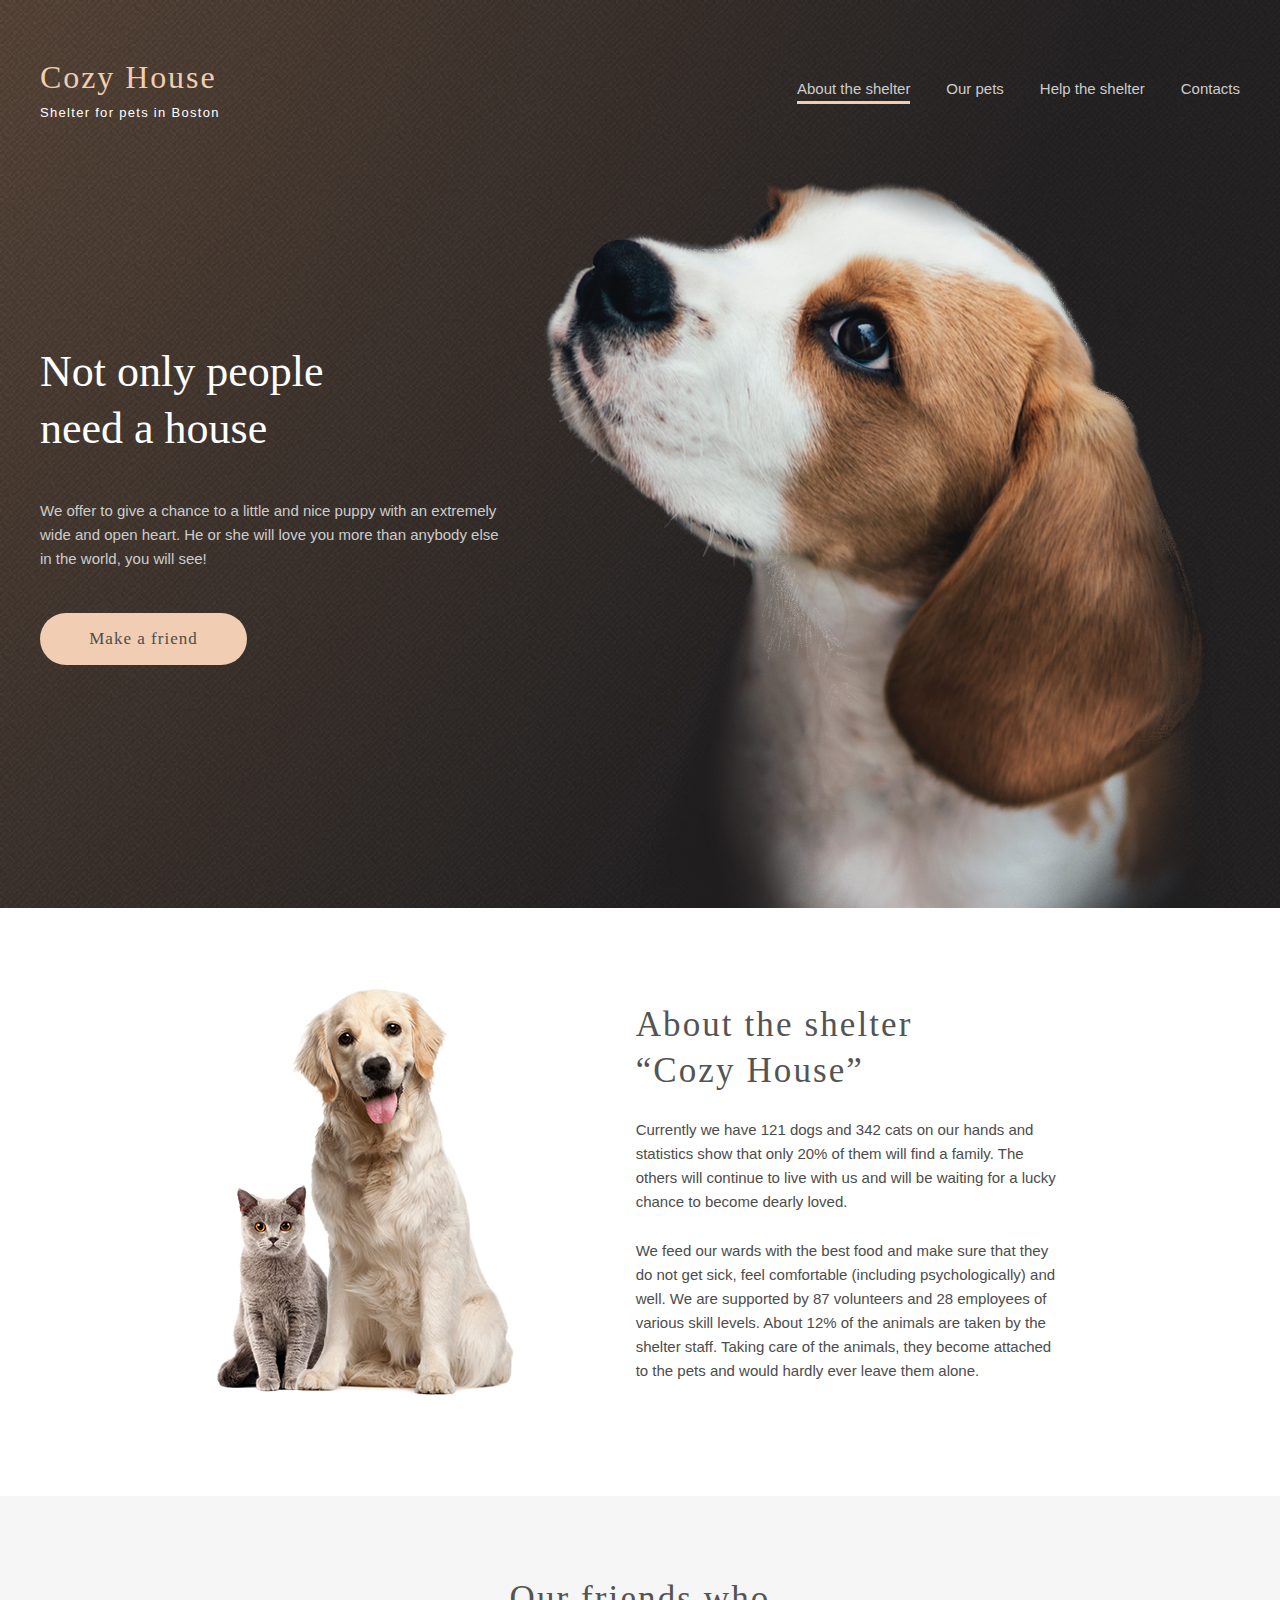
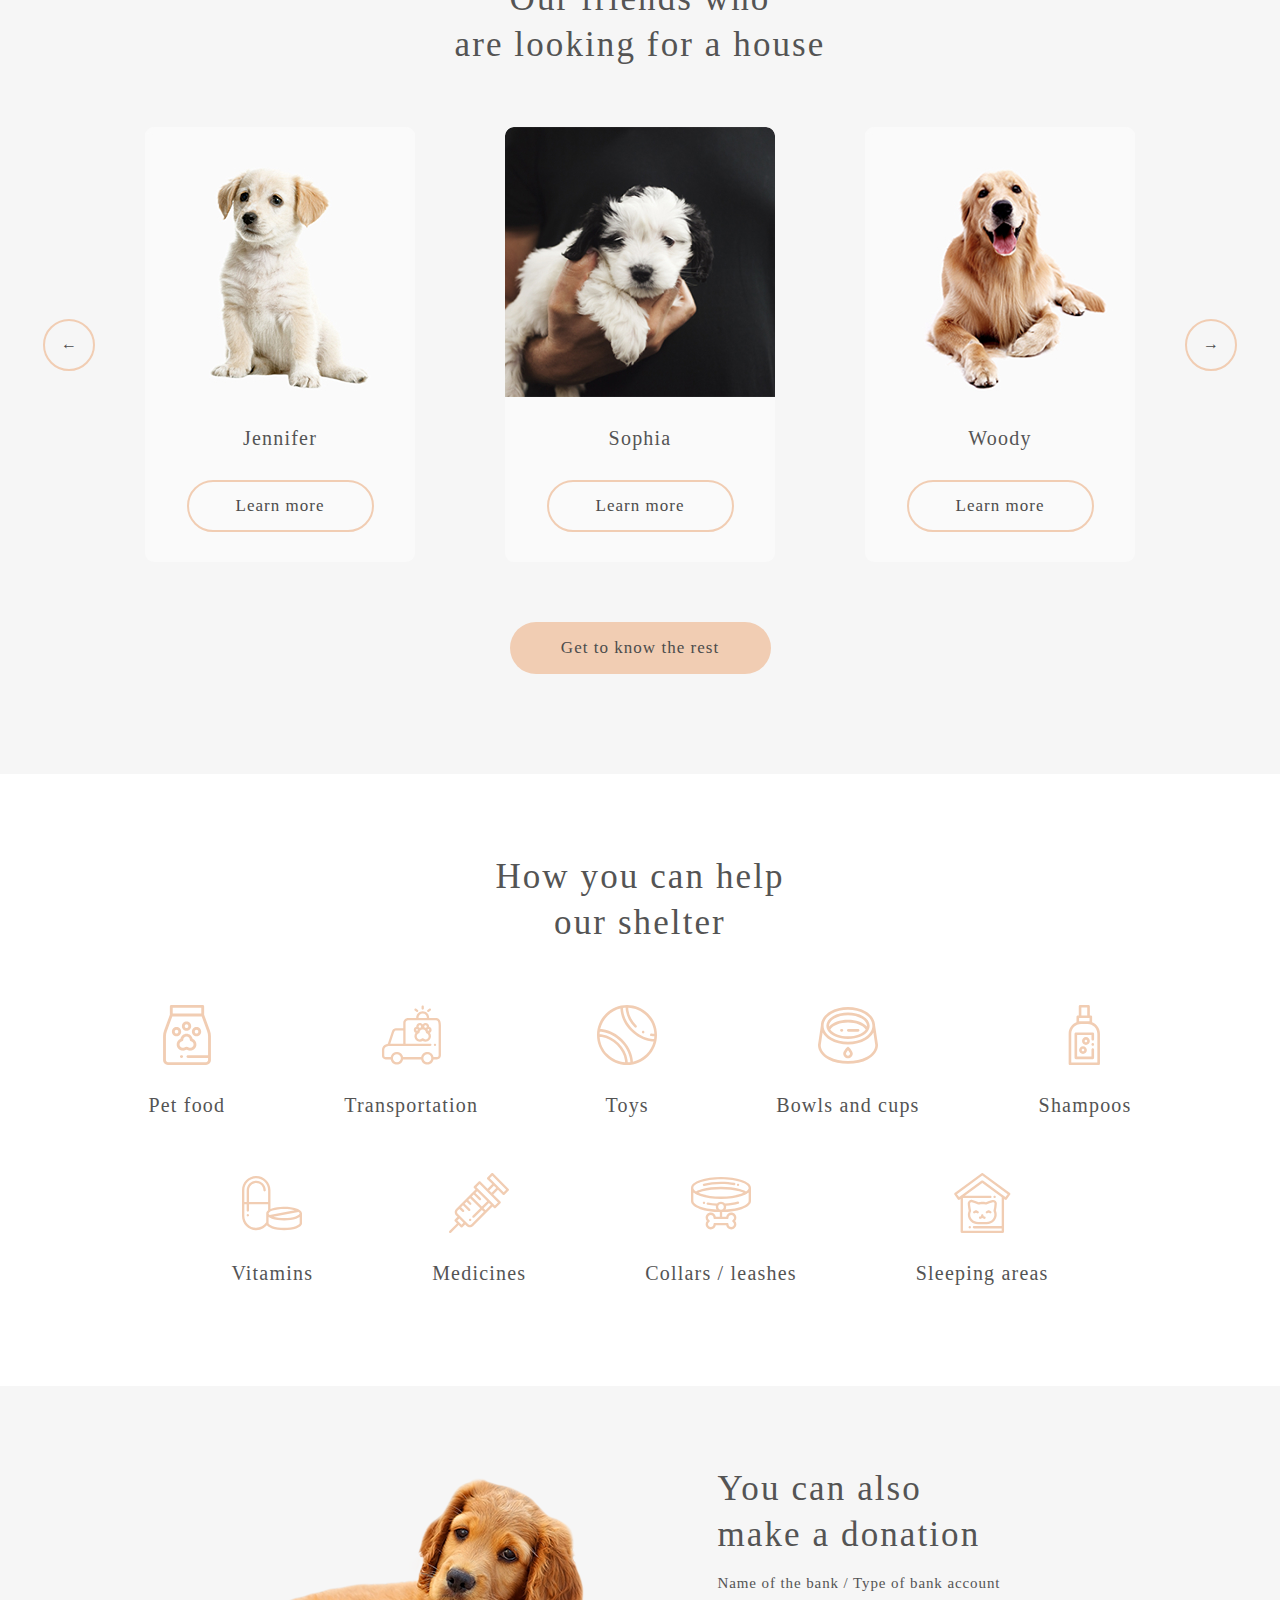
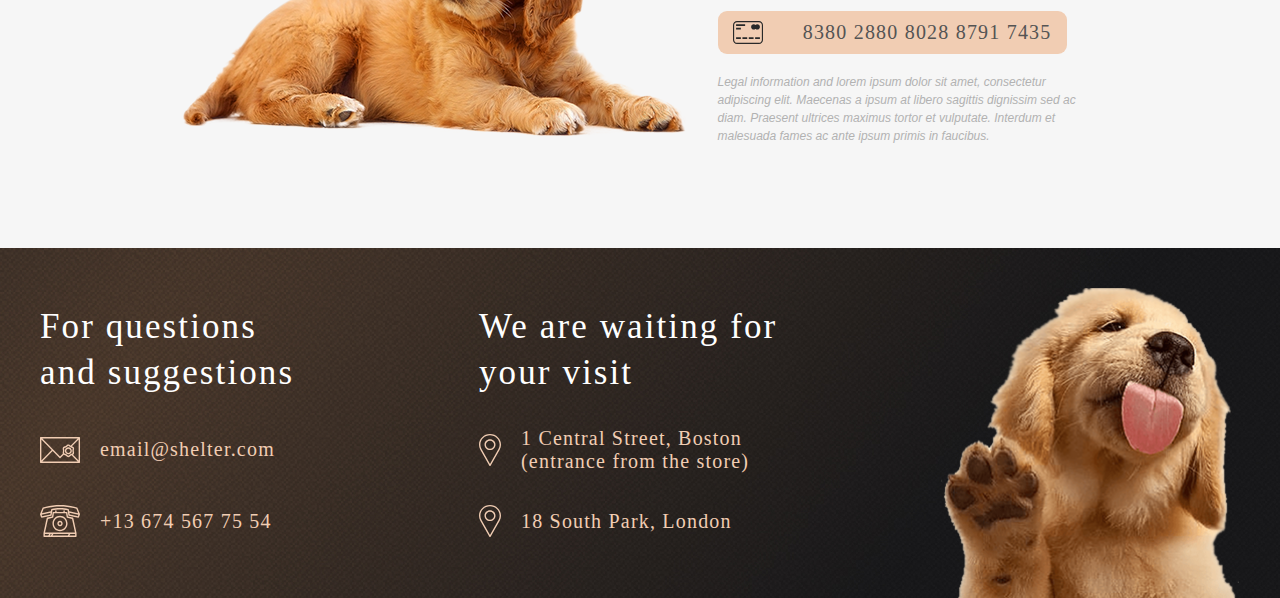
<file: pages/main/index.html>
<!DOCTYPE html>
<html lang="en">
<head>
    <meta charset="UTF-8">
    <meta http-equiv="X-UA-Compatible" content="IE=edge">
    <meta name="viewport" content="width=device-width, initial-scale=1.0">
    <title>Shelter</title>
    <link rel="stylesheet" href="./css/normalize.css">
    <link rel="stylesheet" href="./css/style.css">
</head>
<body style>
    <div class="wrapper">
        <header class="header">
            <div class="container">
                <div class="header__container">
                    <div class="logo">
                        <h1 class="logo__cozy-house"><a href="../main/index.html">Cozy House</a></h1>
                        <p class="logo__shelter-for-pets">Shelter for pets in Boston</p>
                    </div>
                    <nav class="nav">
                        <ul class="nav__list">
                            <li class="nav__item"><a href="#about" class="nav__link active">About the shelter</a></li> 
                            <li class="nav__item"><a href="../pets/index.html" class="nav__link">Our pets</a></li>
                            <li class="nav__item"><a href="#help" class="nav__link">Help the shelter</a></li>
                            <li class="nav__item"><a href="#contacts" class="nav__link">Contacts</a></li>
                        </ul>
                    </nav>
                    <div class="nav__burger">
                        <span class="burger-line"></span>
                    </div>
                    <div class="blackout" style="opacity: 1; pointer-events: unset;"></div>
                    <nav class="nav__menu">
                        <div class="nav__header">
                            <div class="logo">
                                <h1 class="logo__cozy-house"><a href="#">Cozy House</a></h1>
                                <p class="logo__shelter-for-pets">Shelter for pets in Boston</p>
                            </div>
                        </div>
                        <ul class="nav__burger-list">
                            <li class="nav__burger-item"><a href="javascript:void(0);" class="nav__link nav__burger-link active">About the shelter</a></li> 
                            <li class="nav__burger-item"><a href="../pets/index.html" class="nav__link nav__burger-link">Our pets</a></li>
                            <li class="nav__burger-item"><a href="#help" class="nav__link nav__burger-link">Help the shelter</a></li>
                            <li class="nav__burger-item"><a href="#contacts" class="nav__link nav__burger-link">Contacts</a></li>
                        </ul>
                    </nav>
                </div>
            </div>
        </header>
        <main class="main">
            <section class="section__not-only">
                <div class="container">
                    <div class="content__not-only">
                        <div class="text-content__not-only">
                            <h2 class="h2 h2__not-only">Not only people<br>need a house</h2>
                            <p class="subheading subheading__not-only">We offer to give a chance to a little and nice puppy with an extremely wide and open heart. He or she will love you more than anybody else in the world, you will see!</p>
                            <form action="#pets">
                                <button class="button button-primary">Make a friend</button>
                            </form>
                        </div>
                        <img src="../../assets/images/start-screen-puppy.png" alt="" class="img__not-only">
                    </div>
                    
                </div>
            </section>
            <section class="section__about" id="about">
                <div class="container">
                    <div class="content__about">
                        <img src="../../assets/images/about-pets.jpg" alt="about-pets" class="img__about">
                        <div class="text-content__about">
                            <h3 class="h3 h3__about">About the shelter “Cozy House”</h3>
                            <p class="subheading subheading__about">Currently we have 121 dogs and 342 cats on our hands and statistics show that only 20% of them will find a family. The others will continue to live with us and will be waiting for a lucky chance to become dearly loved.</p>
                            <p class="subheading subheading__about-2">We feed our wards with the best food and make sure that they do not get sick, feel comfortable (including psychologically) and well. We are supported by 87 volunteers and 28 employees of various skill levels. About 12% of the animals are taken by the shelter staff. Taking care of the animals, they become attached to the pets and would hardly ever leave them alone.</p>
                        </div>
                    </div>
                </div>
            </section>
            <section class="section__our-friends" id="pets">
                <div class="container">
                    <div class="content__our-friends">
                        <h3 class="h3 h3__our-friends">Our friends who<br>are looking for a house</h3>
                        <div class="pets-slider slider">
                            <button class="slider__button button button-arrow slider__button-left">&larr;</button>
                            <div class="slider-wrapper"> 
                                <div class="slider__cards"></div>
                            </div>      
                            <button class="slider__button button button-arrow slider__button-right">&rarr;</button>
                        </div>
                        <form action="../pets/index.html">
                            <button class="button button-primary button__the-rest">Get to know the rest</button>
                        </form>
                    </div>
                </div>
            </section>
            <section class="section__help" id="help">
                <div class="container">
                    <div class="content__help">
                        <h3 class="h3 h3__help">How you can help<br>our shelter</h3>
                        <div class="list__help">
                            <div class= "item__help">
                                <svg class="item-icon__help">
                                    <use xlink:href="../../assets/icons/sprite.svg#icon-pet-food"></use>
                                </svg>
                                <p class="item-name__help">Pet&nbsp;food</p>
                            </div>
                            <div class="item__help">
                                <svg class="item-icon__help">
                                    <use xlink:href="../../assets/icons/sprite.svg#icon-transportation"></use>
                                </svg>
                                <p class="item-name__help">Transportation</p>
                            </div>
                            <div class="item__help">
                                <svg class="item-icon__help">
                                    <use xlink:href="../../assets/icons/sprite.svg#icon-toys"></use>
                                </svg>
                                <p class="item-name__help">Toys</p>
                            </div>
                            <div class="item__help">
                                <svg class="item-icon__help">
                                    <use xlink:href="../../assets/icons/sprite.svg#icon-bowls-and-cups"></use>
                                </svg>
                                <p class="item-name__help">Bowls&nbsp;and&nbsp;cups</p>
                            </div>
                            <div class="item__help">
                                <svg class="item-icon__help">
                                    <use xlink:href="../../assets/icons/sprite.svg#icon-shampoos"></use>
                                </svg>
                                <p class="item-name__help">Shampoos</p>
                            </div>
                            <div class="item__help">
                                <svg class="item-icon__help">
                                    <use xlink:href="../../assets/icons/sprite.svg#icon-vitamins"></use>
                                </svg>
                                <p class="item-name__help">Vitamins</p>
                            </div>
                            <div class="item__help">
                                <svg class="item-icon__help">
                                    <use xlink:href="../../assets/icons/sprite.svg#icon-medicines"></use>
                                </svg>
                                <p class="item-name__help">Medicines</p>
                            </div>
                            <div class="item__help">
                                <svg class="item-icon__help">
                                    <use xlink:href="../../assets/icons/sprite.svg#icon-collars-leashes"></use>
                                </svg>
                                <p class="item-name__help">Collars&nbsp;/&nbsp;leashes</p>
                            </div>
                            <div class="item__help">
                                <svg class="item-icon__help">
                                    <use xlink:href="../../assets/icons/sprite.svg#icon-sleeping-area"></use>
                                </svg>
                                <p class="item-name__help">Sleeping&nbsp;areas</p>
                            </div>
                        </div>
                    </div>
                </div>
            </section>
            <section class="section__in-addition">
                <div class="container">
                    <div class="content__in-addition">
                            <img src="../../assets/images/donation-dog.png" alt="donation-dog" class="img__in-addition">
                        <div class="text-content__in-addition">
                            <h3 class="h3 h3__in-addition ">You can also make&nbsp;a&nbsp;donation</h3>
                            <p class="subheading__in-addition">Name of the bank / Type of bank account</p>
                            <div class="card-number__block">
                                <svg class="icon-credit-card">
                                    <use xlink:href="../../assets/icons/sprite.svg#icon-credit-card"></use>
                                </svg>
                                <a href="javascript:void(0);" class="card-number__link">8380 2880 8028 8791 7435</a>
                            </div>
                            <p class="p__in-addition text-content-grid__item">Legal information and lorem ipsum dolor sit amet, consectetur adipiscing elit. Maecenas a ipsum at libero sagittis dignissim sed ac diam. Praesent ultrices maximus tortor et vulputate. Interdum et malesuada fames ac ante ipsum primis in faucibus.</p>
                        </div>
                    </div>
                </div>
            </section>
        </main>
        <footer class="footer">
            <div class="container">
                <div class="footer__content">
                    <div class="contacts" id="contacts">
                        <h3 class="h3 h3__footer h3__footer__contacts">For questions and suggestions</h3>
                        <div class="block__email">
                            <svg class="contacts__icon">
                                <use xlink:href="../../assets/icons/sprite.svg#icon-email"></use>
                            </svg>
                            <a href="mailto:email@shelter.com" class="a__email">email@shelter.com</a>
                        </div>
                        <div class="block__phone">
                            <svg class="contacts__icon">
                                <use xlink:href="../../assets/icons/sprite.svg#icon-phone"></use>
                            </svg>
                            <a href="tel:+13 674 567 75 54" class="a__phone">+13 674 567 75 54</a>
                        </div>
                    </div>
                    <div class="locations">
                        <h3 class="h3 h3__footer h3__footer__locations">We are waiting for your visit</h3>
                        <div class="block__location-1">
                            <svg class="location__icon">
                                <use xlink:href="../../assets/icons/sprite.svg#icon-marker"></use>
                            </svg>
                            <a href="https://goo.gl/maps/66Wsv2LGvvZckySH6" class="a__location-1" target="blank">1 Central Street, Boston (entrance from the store)</a>
                        </div>
                        <div class="block__location-2">
                            <svg class="location__icon">
                                <use xlink:href="../../assets/icons/sprite.svg#icon-marker"></use>
                            </svg>
                            <a href="https://goo.gl/maps/gvys4AV1UfV1ANpN6" class="a__location-2" target="blank">18 South Park, London </a>
                        </div>
                    </div>
                    <img src="../../assets/images/footer-puppy.png" alt="footer-puppy" class="img__footer">
                </div>
            </div>
        </footer>
    </div>
    <script type="module" src="../../assets/js/script.js"></script>
    <script type="module" src="../../assets/js/slider.js"></script>
    <script type="module" src="../../assets/js/popup.js"></script>
</body>
</html>
</file>
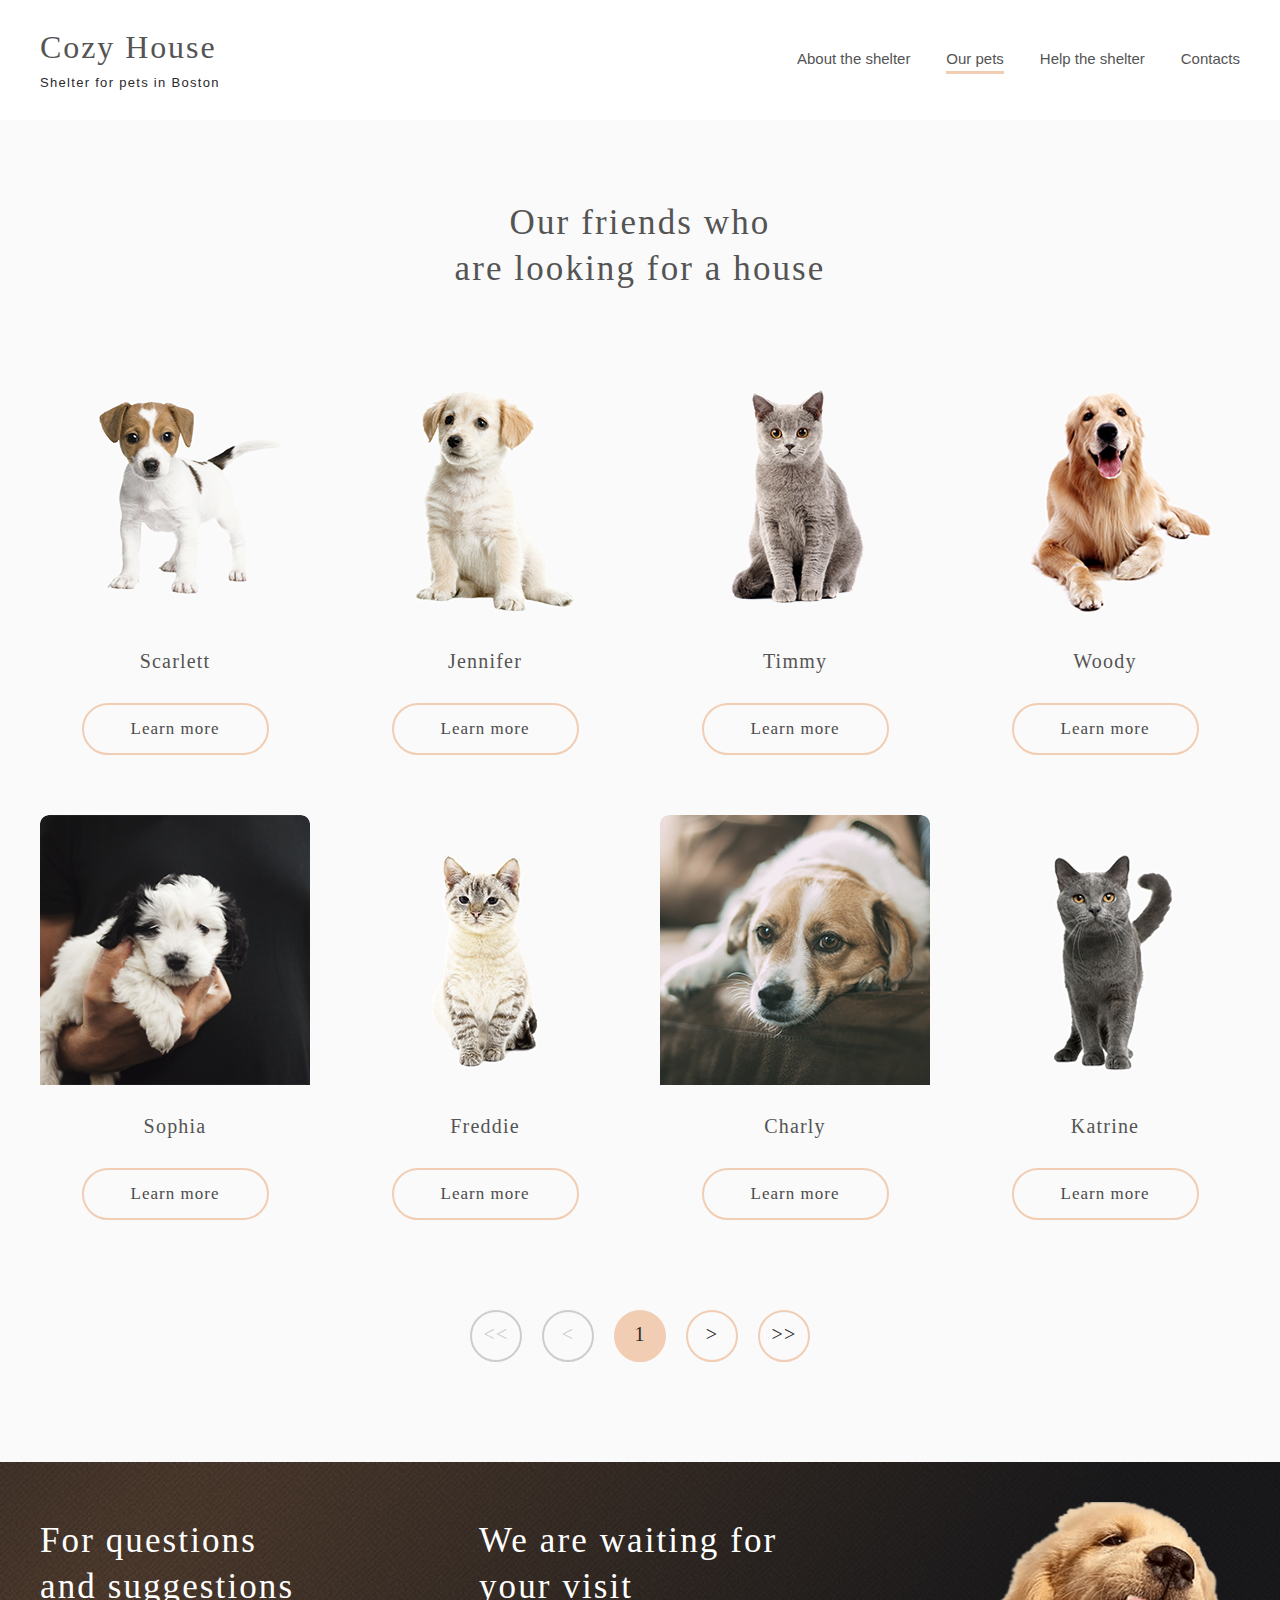
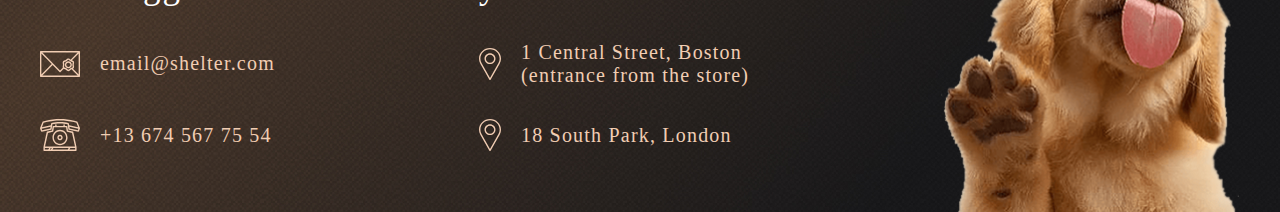
<file: pages/pets/index.html>
<!DOCTYPE html>
<html lang="en">
<head>
    <meta charset="UTF-8">
    <meta http-equiv="X-UA-Compatible" content="IE=edge">
    <meta name="viewport" content="width=device-width, initial-scale=1.0">
    <title>Shelter</title>
    <link rel="stylesheet" href="./css/style.css">
</head>
<body style>
    <iframe name="frame" width=100% style="position:absolute; z-index:-1; border: transparent;"></iframe>
    <div class="wrapper">
        <header class="header">
            <div class="container">
                <div class="header__container">
                    <div class="logo">
                        <h1 class="logo__cozy-house"><a href="../main/index.html">Cozy House</a></h1>
                        <p class="logo__shelter-for-pets">Shelter for pets in Boston</p>
                    </div>
                    <nav class="nav">
                        <ul class="nav__list">
                            <li class="nav__item"><a href="../main/index.html#about" class="nav__link ">About the shelter</a></li> 
                            <li class="nav__item"><a href="../pets/index.html" class="nav__link active">Our pets</a></li>
                            <li class="nav__item"><a href="../main/index.html#help" class="nav__link">Help the shelter</a></li>
                            <li class="nav__item"><a href="#contacts" class="nav__link">Contacts</a></li>
                        </ul>
                    </nav>
                    <div class="nav__burger">
                        <span class="burger-line"></span>
                    </div>
                    <div class="blackout" style="opacity: 1; pointer-events: unset;"></div>
                    <nav class="nav__menu">
                        <div class="nav__header">
                            <div class="logo">
                                <h1 class="logo__cozy-house"><a href="../main/index.html">Cozy House</a></h1>
                                <p class="logo__shelter-for-pets">Shelter for pets in Boston</p>
                            </div>
                        </div>
                        <ul class="nav__burger-list">
                            <li class="nav__burger-item"><a href="../main/index.html#about" class="nav__link nav__burger-link active">About the shelter</a></li> 
                            <li class="nav__burger-item"><a href="javascript:void(0);" class="nav__link nav__burger-link">Our pets</a></li>
                            <li class="nav__burger-item"><a href="../main/index.html#help" class="nav__link nav__burger-link">Help the shelter</a></li>
                            <li class="nav__burger-item"><a href="#contacts" class="nav__link nav__burger-link">Contacts</a></li>
                        </ul>
                    </nav>
                </div>
            </div>
        </header>
        <main class="main">
            <section class="section__our-pets">
                <div class="container">
                    <div class="content__our-pets">
                        <h3 class="h3 h3__our-pets">Our friends who<br>are looking for a house</h3>
                        <div class="pets-card-container"></div>
                        <div class="pets-container__navigation-container">
                            <button class="button-arrow disabled" id="first">&#60;&#60;</button>
                            <button class="button-arrow disabled" id="prev">&#60;</button>
                            <button class="button-arrow active" id="page">1</button>
                            <button class="button-arrow enabled"  aria-disabled = "false" id="next">&#62;</button>
                            <button class="button-arrow enabled" aria-disabled = "false" id="last">&#62;&#62;</button>
                        </div>
                    </div>
                </div>
            </section>
        </main>
        <footer class="footer">
            <div class="container">
                <div class="footer__content">
                    <div class="contacts" id="contacts">
                        <h3 class="h3 h3__footer h3__footer__contacts">For questions and suggestions</h3>
                        <div class="block__email">
                            <svg class="contacts__icon">
                                <use xlink:href="../../assets/icons/sprite.svg#icon-email"></use>
                            </svg>
                            <a href="mailto:email@shelter.com" class="a__email">email@shelter.com</a>
                        </div>
                        <div class="block__phone">
                            <svg class="contacts__icon">
                                <use xlink:href="../../assets/icons/sprite.svg#icon-phone"></use>
                            </svg>
                            <a href="tel:+13 674 567 75 54" class="a__phone">+13 674 567 75 54</a>
                        </div>
                    </div>
                    <div class="locations">
                        <h3 class="h3 h3__footer h3__footer__locations">We are waiting for your visit</h3>
                        <div class="block__location-1">
                            <svg class="location__icon">
                                <use xlink:href="../../assets/icons/sprite.svg#icon-marker"></use>
                            </svg>
                            <a href="https://goo.gl/maps/66Wsv2LGvvZckySH6" class="a__location-1" target="blank">1 Central Street, Boston (entrance from the store)</a>
                        </div>
                        <div class="block__location-2">
                            <svg class="location__icon">
                                <use xlink:href="../../assets/icons/sprite.svg#icon-marker"></use>
                            </svg>
                            <a href="https://goo.gl/maps/gvys4AV1UfV1ANpN6" class="a__location-2" target="blank">18 South Park, London </a>
                        </div>
                    </div>
                    <img src="../../assets/images/footer-puppy.png" alt="footer-puppy" class="img__footer">
                </div>
            </div>
        </footer>
    </div>
    <script type="module" src="../../assets/js/script.js"></script>
    <script type="module" src="../../assets/js/popup.js"></script>
    <script type="module" src="../../assets/js/paginator.js"></script>
</body>
</html>
</file>
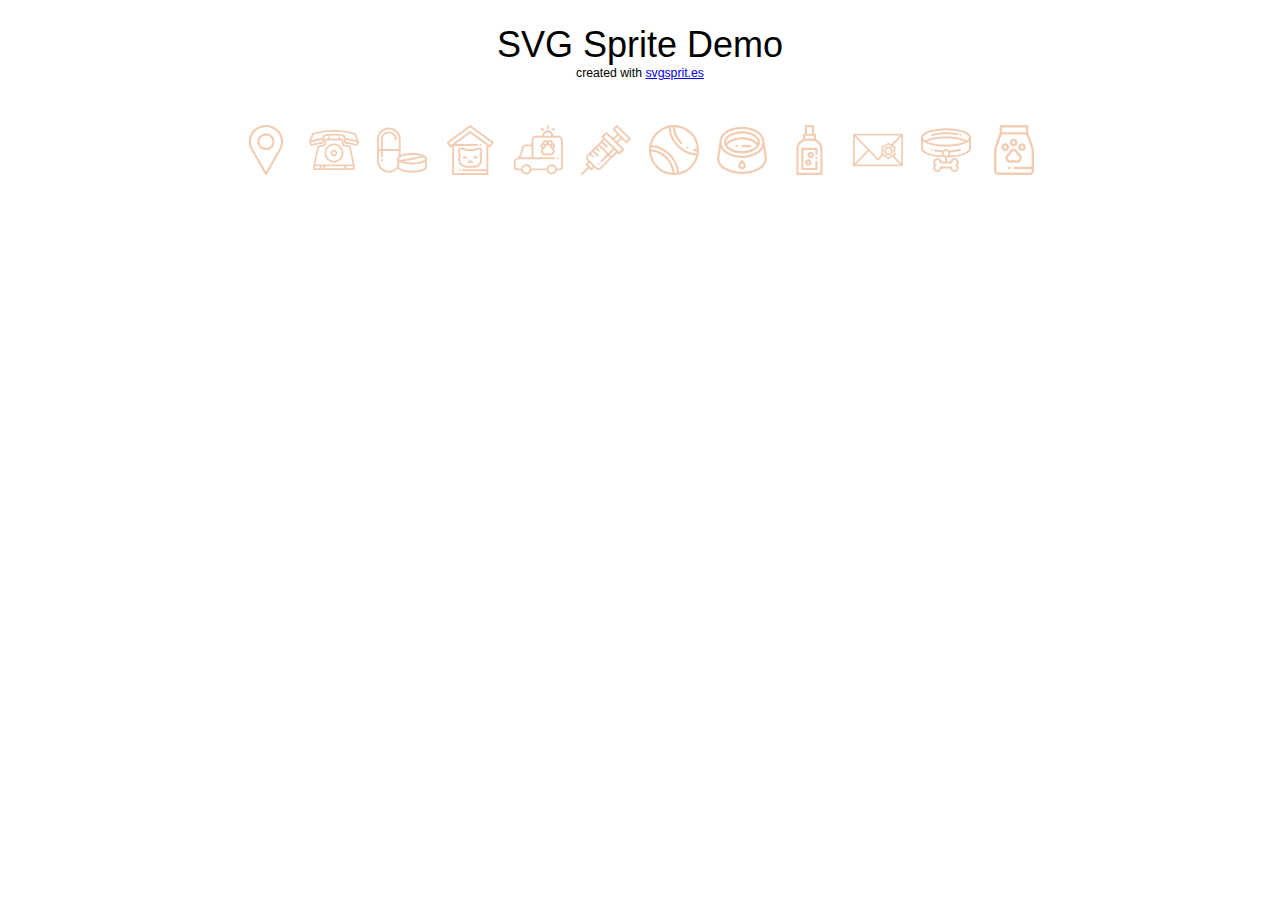
<file: assets/icons/demo.html>
<!doctype>
  <html lang="en">
  <head>
    <title>SVG Sprite</title>
    <meta name="viewport" content="width=device-width, initial-scale=1.0" />
    <meta charset="UTF-8" />
    <style>
      html { box-sizing: border-box }
      body {
        margin: 0;
        padding: 0;
        font-family: -apple-system,BlinkMacSystemFont,"Segoe UI","Roboto",
          "Oxygen","Ubuntu","Cantarell","Fira Sans",
          "Droid Sans","Helvetical Neue",sans-serif;
        font-size: 1.125rem;
        text-align: center
      }
      h1{
        font-weight: 100;
        margin-bottom: 1em
      }
      small { font-size: .34em }
      .icon { 
  width: 50px; 
  height: 50px;
  margin: .5em;
}
    </style>
  </head>
    
  <body>
    <!-- SVG Sprite -->
    <svg width="0" height="0" class="hidden">
  <symbol fill="none" xmlns="http://www.w3.org/2000/svg" viewBox="0 0 22 32" id="icon-marker">
    <path d="M11 0C4.93471 0 0 4.78519 0 10.6667C0 12.4323 0.455231 14.1829 1.32064 15.7357L10.3985 31.6562C10.5193 31.8685 10.7496 32 11 32C11.2504 32 11.4807 31.8685 11.6015 31.6562L20.6827 15.7304C21.5448 14.1829 22 12.4323 22 10.6666C22 4.78519 17.0653 0 11 0ZM19.4762 15.0905L11 29.9557L2.52714 15.0964C1.77317 13.7435 1.37504 12.2116 1.37504 10.6667C1.37504 5.52019 5.69275 1.33337 11 1.33337C16.3073 1.33337 20.625 5.52025 20.625 10.6667C20.625 12.2116 20.2268 13.7435 19.4762 15.0905Z" fill="#F1CDB3"></path>
    <path d="M11 5.33329C7.96737 5.33329 5.50005 7.72585 5.50005 10.6666C5.50005 13.6074 7.96737 16 11 16C14.0327 16 16.5 13.6074 16.5 10.6667C16.5 7.72592 14.0327 5.33329 11 5.33329ZM11 14.6667C8.72534 14.6667 6.87502 12.8724 6.87502 10.6667C6.87502 8.46092 8.72534 6.66667 11 6.66667C13.2747 6.66667 15.125 8.46092 15.125 10.6667C15.125 12.8724 13.2747 14.6667 11 14.6667Z" fill="#F1CDB3"></path>
  </symbol>
  <symbol fill="none" xmlns="http://www.w3.org/2000/svg" viewBox="0 0 40 32" id="icon-phone">
    <path d="M39.9461 8.89543L37.5102 2.9049C37.4685 2.80251 37.4043 2.71139 37.3226 2.63868C37.2408 2.56598 37.1437 2.51367 37.0389 2.48585L34.111 1.70799C25.5388 -0.569376 14.4609 -0.569281 5.88906 1.70799L2.96105 2.48585C2.85626 2.51367 2.75918 2.56598 2.67743 2.63868C2.59568 2.71139 2.53147 2.80251 2.48984 2.9049L0.0539764 8.89543C-0.0131281 9.06038 -0.0178273 9.24503 0.0407965 9.41333L1.01509 12.2089C1.07166 12.3713 1.18339 12.5075 1.32986 12.5925C1.47633 12.6775 1.64776 12.7056 1.8128 12.6717L11.0692 10.7747C11.2084 10.7462 11.3359 10.675 11.4348 10.5706C11.5337 10.4661 11.5993 10.3334 11.623 10.19L12.4245 5.32594C16.8365 4.18994 23.1635 4.18994 27.5753 5.32594L28.3769 10.19C28.4006 10.3335 28.4662 10.4663 28.5651 10.5707C28.664 10.6751 28.7915 10.7463 28.9307 10.7748L38.187 12.6718C38.3521 12.7056 38.5234 12.6774 38.6699 12.5924C38.8164 12.5075 38.9281 12.3714 38.9848 12.209L39.9592 9.41343C40.0178 9.2451 40.0131 9.06043 39.9461 8.89543ZM2.13193 11.1412L1.63183 9.70624L10.5973 7.78606L10.321 9.46295L2.13193 11.1412ZM11.6222 4.0568C11.4935 4.09314 11.3777 4.16636 11.2883 4.26784C11.1989 4.36933 11.1396 4.49486 11.1174 4.62969L10.848 6.26453L1.85991 8.1896L3.65015 3.78707L6.2409 3.09877C14.5991 0.878304 25.4007 0.878208 33.7593 3.09877L36.35 3.78707L38.1403 8.1896L29.1522 6.26453L28.8828 4.62969C28.8606 4.49487 28.8013 4.36936 28.7119 4.26788C28.6224 4.1664 28.5066 4.09318 28.378 4.0568C23.6016 2.70615 16.3984 2.70615 11.6222 4.0568ZM37.8681 11.1412L29.6792 9.46295L29.4028 7.78606L38.3682 9.70624L37.8681 11.1412Z" fill="#F1CDB3"></path>
    <path d="M33.2901 13.1186C33.261 12.9842 33.1948 12.8612 33.0995 12.7643C33.0041 12.6673 32.8836 12.6005 32.7522 12.5717L27.9776 11.526L27.3764 7.51395C27.351 7.34431 27.2672 7.18959 27.1401 7.07781C27.013 6.96603 26.851 6.90458 26.6835 6.90458H24.814V5.96398C24.814 5.56724 24.5002 5.2456 24.1129 5.2456C23.7257 5.2456 23.4119 5.56724 23.4119 5.96398V6.90458H16.5882V5.96398C16.5882 5.56724 16.2744 5.2456 15.8871 5.2456C15.4999 5.2456 15.1861 5.56724 15.1861 5.96398V6.90458H13.3166C13.1491 6.90458 12.9871 6.96603 12.86 7.07781C12.7329 7.18959 12.6491 7.34431 12.6237 7.51395L12.0224 11.526L7.24791 12.5717C7.11654 12.6005 6.996 12.6673 6.90063 12.7643C6.80527 12.8612 6.73908 12.9842 6.70996 13.1186L3.46796 28.0878C3.45692 28.1389 3.45134 28.1911 3.45132 28.2434V31.2816C3.45132 31.4721 3.52519 31.6549 3.65666 31.7896C3.78814 31.9243 3.96645 32 4.15239 32H35.8477C36.0336 32 36.212 31.9243 36.3434 31.7896C36.4749 31.6549 36.5488 31.4721 36.5488 31.2816V28.2434C36.5488 28.1911 36.5432 28.1389 36.5321 28.0878L33.2901 13.1186ZM7.98131 13.8802L12.7885 12.8273C12.9276 12.7968 13.0544 12.7238 13.152 12.6178C13.2496 12.5118 13.3134 12.3779 13.335 12.2338L13.9183 8.34134H26.0819L26.6651 12.2338C26.6867 12.3779 26.7505 12.5118 26.8481 12.6178C26.9457 12.7238 27.0725 12.7968 27.2115 12.8273L32.0189 13.8802L34.9741 27.5251H5.0261L7.98131 13.8802ZM11.7966 28.9618L10.8935 30.5632H9.82782L10.7309 28.9618H11.7966ZM13.416 28.9618H28.6721L27.769 30.5632H12.513L13.416 28.9618ZM4.85345 28.9618H9.11142L8.20836 30.5632H4.85345V28.9618ZM29.3885 30.5632L30.2916 28.9618H35.1466V30.5632H29.3885Z" fill="#F1CDB3"></path>
    <path d="M20 26.1606C24.1492 26.1606 27.5248 22.7016 27.5248 18.45C27.5248 14.1983 24.1492 10.7393 20 10.7393C15.8509 10.7393 12.4753 14.1983 12.4753 18.45C12.4753 22.7016 15.8509 26.1606 20 26.1606ZM20 12.1761C23.3761 12.1761 26.1227 14.9905 26.1227 18.45C26.1227 21.9094 23.3761 24.7238 20 24.7238C16.624 24.7238 13.8774 21.9094 13.8774 18.45C13.8774 14.9905 16.624 12.1761 20 12.1761Z" fill="#F1CDB3"></path>
    <path d="M20 21.1847C21.4717 21.1847 22.6691 19.9578 22.6691 18.4497C22.6691 16.9416 21.4717 15.7147 20 15.7147C18.5283 15.7147 17.3309 16.9416 17.3309 18.4497C17.3309 19.9578 18.5283 21.1847 20 21.1847ZM20 17.1514C20.6987 17.1514 21.267 17.7338 21.267 18.4497C21.267 19.1656 20.6987 19.7479 20 19.7479C19.3014 19.7479 18.733 19.1656 18.733 18.4497C18.733 17.7339 19.3014 17.1514 20 17.1514Z" fill="#F1CDB3"></path>
  </symbol>
  <symbol fill="none" xmlns="http://www.w3.org/2000/svg" viewBox="0 0 60 60" id="icon-vitamins">
    <path d="M54.3108 35.3986C51.0359 34.284 46.7048 33.6702 42.1158 33.6702C41.8289 33.6702 41.5431 33.6725 41.2586 33.6773C36.9894 33.7488 32.991 34.3536 29.9207 35.3986C29.428 35.5653 28.9424 35.7523 28.4651 35.9589V17.2325C28.4651 9.38472 22.0805 3 14.2325 3C6.38461 3 0 9.38472 0 17.2325V42.9261C0 50.7739 6.38461 57.1587 14.2325 57.1587C16.722 57.1587 19.1722 56.5062 21.3188 55.2717C22.6721 54.4934 23.8881 53.4936 24.9168 52.3257C25.6645 53.3761 27.1451 54.4856 29.9208 55.4303C33.1957 56.5448 37.5266 57.1587 42.1157 57.1587C46.7047 57.1587 51.0357 56.5448 54.3107 55.4303C59.0129 53.83 60 51.7566 60 50.299V40.5299C60 39.0723 59.0129 36.9989 54.3108 35.3986ZM26.5754 40.5299C26.5759 40.4863 26.5798 40.4428 26.5871 40.3998L26.5891 40.3882C26.6289 40.1764 26.7563 39.9305 26.9907 39.6639L26.9952 39.6589C27.0307 39.6187 27.0695 39.578 27.1099 39.5368C27.137 39.5096 27.1641 39.4823 27.193 39.4552L27.2271 39.4233C27.4235 39.2422 27.6601 39.0603 27.9332 38.8825C27.9379 38.8794 27.9418 38.8757 27.9464 38.8726C28.5871 38.4565 29.478 38.025 30.6759 37.6173C33.7141 36.5834 37.7769 36.0138 42.1158 36.0138C46.0691 36.0139 49.7904 36.488 52.719 37.3541L27.6397 41.9756C26.8868 41.4213 26.5767 40.9077 26.5754 40.5323V40.5299ZM26.1213 37.2903C25.2179 37.9825 24.7144 38.6857 24.4591 39.3382C24.3731 39.5576 24.3108 39.7855 24.2733 40.0181C24.2561 40.1239 24.2443 40.2305 24.2379 40.3375L24.2359 40.3677C24.2331 40.4224 24.2313 40.4766 24.2313 40.5298V49.3609C22.0289 52.7824 18.315 54.8149 14.2325 54.8149C7.67707 54.8149 2.34375 49.4816 2.34375 42.9261V31.2512H4.6875V37.5793C4.6875 38.2266 5.21227 38.7512 5.85938 38.7512C6.50648 38.7512 7.03125 38.2266 7.03125 37.5793V31.2512H26.1213V37.2903ZM26.1213 28.9075H7.03125V17.2325C7.03125 13.2618 10.2616 10.0312 14.2325 10.0312C18.2034 10.0312 21.4338 13.2618 21.4338 17.2325C21.4338 17.8798 21.9586 18.4044 22.6057 18.4044C23.2529 18.4044 23.7776 17.8798 23.7776 17.2325C23.7776 11.9694 19.4957 7.6875 14.2325 7.6875C8.96941 7.6875 4.6875 11.9694 4.6875 17.2325V28.9075H2.34375V17.2325C2.34375 10.6771 7.67707 5.34375 14.2325 5.34375C20.788 5.34375 26.1213 10.6771 26.1213 17.2325V28.9075ZM57.6562 50.299C57.6562 50.9987 56.5823 52.1814 53.5556 53.2116C50.5174 54.2455 46.4546 54.815 42.1158 54.815C37.7769 54.815 33.7141 54.2456 30.6759 53.2116C27.6492 52.1815 26.5753 50.9988 26.5753 50.299V49.6986L26.5754 49.697V44.0932C27.3962 44.6393 28.4844 45.1724 29.9208 45.6612C33.1957 46.7757 37.5267 47.3896 42.1158 47.3896C46.7048 47.3896 51.0359 46.7757 54.3108 45.6612C55.7471 45.1723 56.8355 44.6393 57.6562 44.0931V50.299ZM53.5556 43.4423C50.5174 44.4763 46.4548 45.0458 42.1158 45.0458C38.1056 45.0458 34.3334 44.5584 31.386 43.6685L56.525 39.036C57.3278 39.6098 57.6562 40.1435 57.6562 40.5299C57.6562 41.2296 56.5823 42.4123 53.5556 43.4423Z" fill="#F1CDB3"></path>
    <path d="M6.68777 41.402C6.63386 41.3481 6.57421 41.2989 6.50976 41.2567C6.44592 41.2141 6.37801 41.178 6.30702 41.1489C6.23671 41.1196 6.163 41.0973 6.088 41.0821C5.93718 41.0516 5.78179 41.0516 5.63097 41.0821C5.55597 41.0973 5.48214 41.1196 5.41066 41.1489C5.34023 41.1782 5.27238 41.2145 5.2091 41.2567C5.14452 41.2989 5.08476 41.3481 5.03085 41.402C4.97695 41.4559 4.92773 41.5157 4.88554 41.5802C4.84218 41.6434 4.80702 41.7114 4.77773 41.7829C4.74843 41.8532 4.72499 41.927 4.71105 42.002C4.6957 42.077 4.68761 42.1544 4.68761 42.2305C4.68761 42.3079 4.6957 42.3841 4.71105 42.4602C4.72499 42.5352 4.74843 42.6091 4.77773 42.6794C4.80702 42.7497 4.84218 42.8177 4.88554 42.8821C4.92773 42.9454 4.97695 43.0052 5.03085 43.0602C5.19533 43.2232 5.40397 43.3345 5.63097 43.3802C5.70597 43.3954 5.78331 43.4024 5.85949 43.4024C6.01311 43.4028 6.16526 43.3725 6.30702 43.3134C6.37801 43.2842 6.44592 43.2481 6.50976 43.2055C6.57421 43.1622 6.63398 43.1141 6.68788 43.0602C6.74191 43.0052 6.79113 42.9454 6.8332 42.8821C6.87538 42.8177 6.91171 42.7497 6.94101 42.6794C6.97031 42.6091 6.99374 42.5352 7.00898 42.4602C7.02421 42.3841 7.03124 42.3079 7.03124 42.2305C7.03124 41.9223 6.90585 41.62 6.68777 41.402Z" fill="#F1CDB3"></path>
  </symbol>
  <symbol fill="none" xmlns="http://www.w3.org/2000/svg" viewBox="0 0 60 60" id="icon-sleeping-area">
    <path d="M57.9526 19.9663L30.9804 0.226256C30.7796 0.0792462 30.5371 0 30.2882 0C30.0393 0 29.7969 0.0792462 29.5961 0.226256L2.62395 19.9663C2.10176 20.3485 1.9882 21.0818 2.37047 21.6041L5.89582 26.4211C5.98668 26.5453 6.10113 26.6504 6.23263 26.7304C6.36412 26.8104 6.5101 26.8637 6.6622 26.8872C6.8143 26.9107 6.96955 26.9041 7.11908 26.8676C7.26861 26.8311 7.40947 26.7655 7.53363 26.6745L8.59746 25.8959V58.828C8.59746 59.4751 9.12223 59.9998 9.76934 59.9998H50.8691C51.5162 59.9998 52.041 59.4751 52.041 58.828V25.9413L53.0429 26.6745C53.1671 26.7655 53.308 26.831 53.4575 26.8675C53.607 26.904 53.7622 26.9106 53.9143 26.8871C54.0664 26.8636 54.2123 26.8103 54.3438 26.7303C54.4753 26.6504 54.5898 26.5453 54.6806 26.4211L58.206 21.6041C58.5884 21.0816 58.4748 20.3485 57.9526 19.9663ZM49.6972 53.0856H21.9716C21.3245 53.0856 20.7997 53.6103 20.7997 54.2574C20.7997 54.9045 21.3245 55.4293 21.9716 55.4293H49.6972V57.6562H10.9411V25.105H38.3843C39.0314 25.105 39.5562 24.5803 39.5562 23.9332C39.5562 23.2861 39.0314 22.7613 38.3843 22.7613H12.8813L30.2883 10.0213L49.6972 24.226V53.0856ZM53.4814 24.0911L30.9804 7.62348C30.7796 7.47638 30.5372 7.39712 30.2883 7.39719C30.0394 7.39709 29.7969 7.47636 29.5962 7.62348L7.095 24.0911L4.95387 21.1654L30.2884 2.62391L55.6229 21.1654L53.4814 24.0911Z" fill="#F1CDB3"></path>
    <path d="M43.7555 23.7046C43.7403 23.6295 43.7168 23.5557 43.6875 23.4842C43.6582 23.4139 43.6219 23.3459 43.5797 23.2826C43.5375 23.2184 43.4888 23.1587 43.4344 23.1045C43.2141 22.8855 42.9165 22.7621 42.6059 22.761C42.2977 22.761 41.9953 22.8864 41.7775 23.1045C41.7236 23.1584 41.6744 23.2182 41.6322 23.2826C41.59 23.3459 41.5537 23.4139 41.5244 23.4842C41.4951 23.5557 41.4716 23.6295 41.4576 23.7046C41.4423 23.7796 41.4341 23.8569 41.4341 23.933C41.4341 24.0092 41.4423 24.0866 41.4576 24.1615C41.4716 24.2364 41.4951 24.3103 41.5244 24.3818C41.5537 24.4523 41.59 24.5202 41.6322 24.5835C41.6744 24.648 41.7236 24.7076 41.7775 24.7616C41.8314 24.8155 41.8912 24.8648 41.9556 24.9069C42.0189 24.949 42.0869 24.9855 42.1583 25.0148C42.2287 25.0441 42.3024 25.0675 42.3775 25.0816C42.4525 25.0968 42.5298 25.1049 42.6059 25.1049C42.6821 25.1049 42.7595 25.0968 42.8344 25.0816C42.9096 25.067 42.983 25.0446 43.0535 25.0148C43.125 24.9855 43.193 24.949 43.2563 24.9069C43.3207 24.8648 43.3804 24.8155 43.4344 24.7616C43.4883 24.7077 43.5375 24.648 43.5797 24.5835C43.6219 24.5202 43.6582 24.4523 43.6875 24.3818C43.7168 24.3105 43.7403 24.2365 43.7555 24.1615C43.7707 24.0865 43.7776 24.0092 43.7776 23.933C43.7776 23.8569 43.7706 23.7795 43.7555 23.7046Z" fill="#F1CDB3"></path>
    <path d="M18.8986 54.0281C18.8836 53.9531 18.8612 53.8797 18.8319 53.809C18.8026 53.7386 18.7661 53.6695 18.724 53.6063C18.6815 53.5423 18.6329 53.4826 18.5788 53.4281C18.5249 53.3742 18.465 53.3262 18.4006 53.2828C18.2726 53.1978 18.1294 53.1385 17.9788 53.1082C17.8276 53.0777 17.6718 53.0777 17.5206 53.1082C17.4467 53.1234 17.3729 53.1457 17.3014 53.175C17.2311 53.2043 17.1631 53.2406 17.0999 53.2828C17.0354 53.325 16.9755 53.3742 16.9217 53.4281C16.8667 53.482 16.8186 53.543 16.7753 53.6063C16.6903 53.7342 16.631 53.8775 16.6008 54.0281C16.5854 54.1043 16.5785 54.1805 16.5785 54.2566C16.578 54.4106 16.6082 54.5632 16.6674 54.7054C16.6967 54.7758 16.7332 54.8438 16.7753 54.9081C16.8186 54.9714 16.8667 55.0312 16.9217 55.0862C16.9756 55.1403 17.0355 55.1895 17.0999 55.2315C17.1631 55.2737 17.2311 55.3101 17.3014 55.3394C17.3729 55.3686 17.4467 55.3909 17.5206 55.4061C17.5967 55.4214 17.6741 55.4296 17.7503 55.4296C17.9818 55.4286 18.2079 55.3598 18.4006 55.2315C18.4649 55.1894 18.5246 55.1407 18.5788 55.0862C18.6327 55.0312 18.6819 54.9715 18.724 54.9081C18.8524 54.7151 18.9213 54.4885 18.922 54.2566C18.922 54.1805 18.9138 54.1042 18.8986 54.0281Z" fill="#F1CDB3"></path>
    <path d="M44.8447 30.5741C44.8447 29.5803 44.455 28.6476 43.7472 27.9481C43.0462 27.2554 42.0876 26.8676 41.1101 26.876C40.8019 26.8793 40.4954 26.9208 40.1974 26.9997C38.0274 27.5554 35.9072 28.2902 33.8587 29.1966C32.6888 28.9199 31.4906 28.7806 30.2884 28.7813C29.6114 28.7813 28.9285 28.8257 28.258 28.9133C27.7403 28.9816 27.2264 29.0761 26.7183 29.1966C24.6701 28.2903 22.5503 27.5556 20.3806 26.9999C20.3701 26.997 20.3597 26.9942 20.3492 26.9915C19.1958 26.6978 18.0063 26.9619 17.086 27.7171C16.1658 28.472 15.6744 29.5867 15.7376 30.7745C15.8021 31.9938 15.9221 33.2096 16.097 34.418C16.2542 35.5012 16.4549 36.5776 16.6988 37.6446C16.336 38.5729 16.0832 39.5405 15.9456 40.5276C15.8884 40.9397 15.8595 41.3553 15.8591 41.7714C15.8591 47.0173 20.4337 51.2853 26.0568 51.2853H34.5204C37.6026 51.2853 40.4861 50.0035 42.4317 47.7686C44.2147 45.7205 44.9959 43.1486 44.6314 40.5269C44.5529 39.9648 44.4373 39.4085 44.2852 38.8617C44.1699 38.4498 44.0343 38.0438 43.8788 37.6453C44.3946 35.3878 44.716 33.0901 44.8394 30.7777C44.843 30.7091 44.8447 30.6416 44.8447 30.5741ZM42.4988 30.647L42.4985 30.651C42.3761 32.949 42.0461 35.2312 41.5124 37.4697C41.4543 37.7133 41.4758 37.9692 41.5737 38.1997C41.7523 38.6199 41.9037 39.0511 42.0269 39.4907C42.151 39.937 42.2453 40.391 42.3094 40.8497C42.5792 42.7897 41.9946 44.7004 40.6634 46.2296C39.163 47.9529 36.9239 48.9414 34.5198 48.9414H26.0562C21.7256 48.9414 18.2023 45.7249 18.2023 41.7714C18.2023 41.4679 18.224 41.1574 18.2665 40.8496C18.3939 39.938 18.6413 39.0473 19.0023 38.2007C19.1006 37.9699 19.1222 37.7138 19.0641 37.4698C18.7974 36.3508 18.5811 35.2203 18.4159 34.0819C18.2512 32.9439 18.1382 31.799 18.0775 30.6508C18.0543 30.2148 18.2345 29.806 18.5721 29.5289C18.8194 29.326 19.1199 29.2196 19.4291 29.2196C19.5345 29.2196 19.641 29.2319 19.7468 29.2571L19.7701 29.2633C21.9494 29.8194 24.0752 30.5674 26.1225 31.4985C26.3698 31.6112 26.6485 31.6346 26.9111 31.5646C27.4537 31.4199 28.0052 31.3106 28.562 31.2372C29.1312 31.1628 29.712 31.125 30.2877 31.125C31.4355 31.125 32.5714 31.2729 33.6642 31.5646C33.9265 31.6342 34.2049 31.6114 34.452 31.499C36.5066 30.5646 38.6402 29.8145 40.8274 29.2573C40.9275 29.2333 41.03 29.2207 41.1329 29.2196H41.1482C41.4985 29.2196 41.8444 29.3632 42.0992 29.6149C42.2266 29.74 42.3278 29.8892 42.3967 30.0539C42.4657 30.2186 42.501 30.3955 42.5005 30.574C42.5006 30.5983 42.5001 30.6224 42.4988 30.647Z" fill="#F1CDB3"></path>
    <path d="M32.4862 43.5662C31.9205 43.5662 31.4602 43.1059 31.4602 42.5403C31.4602 41.8932 30.9355 41.3684 30.2883 41.3684C29.6411 41.3684 29.1164 41.8932 29.1164 42.5403V42.5831C29.1164 43.1487 28.6562 43.609 28.0906 43.609C27.4433 43.609 26.9187 44.1338 26.9187 44.7809C26.9187 45.428 27.4433 45.9528 28.0906 45.9528C28.9413 45.9528 29.7192 45.6356 30.3129 45.1135C30.9199 45.6284 31.6902 45.9107 32.4862 45.9099C33.1333 45.9099 33.658 45.3851 33.658 44.738C33.658 44.0908 33.1333 43.5662 32.4862 43.5662Z" fill="#F1CDB3"></path>
    <path d="M26.1919 38.1664L24.4512 37.3688C24.2981 37.2985 24.1316 37.2621 23.9631 37.2621C23.7947 37.2621 23.6282 37.2985 23.475 37.3688L21.7342 38.1664C21.1458 38.4359 20.8873 39.1314 21.157 39.7198C21.221 39.8597 21.3121 39.9856 21.4248 40.0904C21.5376 40.1951 21.6698 40.2766 21.8141 40.3302C21.9584 40.3838 22.1118 40.4085 22.2655 40.4028C22.4193 40.3971 22.5705 40.3612 22.7104 40.2971L23.963 39.7232L25.2156 40.2971C25.8037 40.5669 26.4995 40.3082 26.7691 39.7198C27.0388 39.1314 26.7802 38.4358 26.1919 38.1664Z" fill="#F1CDB3"></path>
    <path d="M38.8423 38.1662L37.1016 37.3686C36.9485 37.2983 36.782 37.262 36.6135 37.262C36.4451 37.262 36.2786 37.2983 36.1255 37.3686L34.3847 38.1662C33.7963 38.4357 33.5378 39.1312 33.8075 39.7196C34.0771 40.3083 34.7726 40.5669 35.3609 40.2969L36.6135 39.723L37.8662 40.2969C38.019 40.3672 38.1853 40.4036 38.3535 40.4036C38.7977 40.4036 39.2225 40.1498 39.4196 39.7196C39.6892 39.1312 39.4308 38.4357 38.8423 38.1662Z" fill="#F1CDB3"></path>
  </symbol>
  <symbol fill="none" xmlns="http://www.w3.org/2000/svg" viewBox="0 0 61 60" id="icon-transportation">
    <path d="M56.0044 12.7115H48.9814V12.5095C48.9814 8.87665 46.026 5.92118 42.3932 5.92118C38.7603 5.92118 35.8049 8.87665 35.8049 12.5095V12.7115H27.5571C24.8414 12.7115 22.6321 14.9209 22.6321 17.6365V23.2009H15.2458C13.4838 23.2009 11.9176 24.2562 11.2558 25.8893C11.2462 25.9133 11.2373 25.9375 11.2291 25.962L6.96808 38.8689C6.9294 38.8919 6.88007 38.9191 6.81866 38.9498C6.57503 39.0714 6.11929 39.2568 5.33507 39.4484C4.09062 39.7499 2.9839 40.4616 2.19323 41.4688C1.40255 42.4759 0.973964 43.72 0.976513 45.0004V51.0987C0.976513 53.1406 2.63765 54.8018 4.67952 54.8018L9.90374 54.802C10.4553 57.7562 13.0514 59.9999 16.1632 59.9999C19.2749 59.9999 21.8709 57.7561 22.4226 54.8021L40.8472 54.8024C41.3989 57.7564 43.9949 59.9999 47.1066 59.9999C50.2181 59.9999 52.8141 57.7565 53.3659 54.8026L56.6836 54.8027C59.2232 54.8027 60.9294 53.0963 60.9294 50.5568V20.08C60.9294 13.4295 57.4851 12.7115 56.0044 12.7115ZM38.1486 12.5095C38.1486 10.169 40.0527 8.26493 42.3932 8.26493C44.7336 8.26493 46.6377 10.169 46.6377 12.5095V12.7115H38.1486V12.5095ZM13.4413 26.7379C13.591 26.3833 13.8422 26.0809 14.1632 25.8686C14.4842 25.6563 14.8609 25.5436 15.2457 25.5447H22.6319V38.8266H9.45022L13.4413 26.7379ZM16.1632 57.6562C13.9435 57.6562 12.1377 55.8504 12.1377 53.6307C12.1377 53.6033 12.1392 53.5762 12.1398 53.5488C12.1406 53.5069 12.1408 53.465 12.143 53.4234C12.1433 53.4168 12.1441 53.4104 12.1445 53.4038C12.2626 51.2894 14.02 49.6052 16.1632 49.6052C18.1026 49.6052 19.7262 50.9841 20.105 52.8129L20.1067 52.82C20.1194 52.882 20.1305 52.9445 20.1403 53.0076L20.1422 53.018C20.1492 53.0638 20.1544 53.1101 20.1598 53.1564C20.1622 53.1775 20.1656 53.1983 20.1677 53.2194C20.1714 53.2554 20.1734 53.2921 20.176 53.3285C20.1784 53.3602 20.1817 53.3916 20.1833 53.4235C20.185 53.4563 20.185 53.4896 20.1858 53.5226C20.1867 53.5586 20.1885 53.5944 20.1885 53.6306C20.1887 55.8504 18.3828 57.6562 16.1632 57.6562ZM47.1066 57.6562C44.8869 57.6562 43.081 55.8504 43.081 53.6307C43.081 53.5783 43.083 53.5263 43.085 53.4743C43.0856 53.4576 43.0855 53.4405 43.0863 53.4238C43.0883 53.3852 43.0921 53.3471 43.0951 53.3088C43.0975 53.2791 43.0989 53.2491 43.1019 53.2196C43.1032 53.207 43.1053 53.1947 43.1066 53.1823C43.1202 53.06 43.1386 52.939 43.163 52.8203C43.1637 52.8168 43.1646 52.8134 43.1654 52.8099C43.5455 50.9826 45.168 49.6053 47.1066 49.6053C47.6614 49.6053 48.1905 49.7181 48.6719 49.9222C50.1163 50.5341 51.1319 51.966 51.1319 53.6308C51.1319 55.8504 49.3262 57.6562 47.1066 57.6562ZM56.6836 52.4588L53.3678 52.4587C53.3639 52.4379 53.3589 52.4175 53.3548 52.3968C53.3272 52.2591 53.2954 52.1222 53.2595 51.9864C53.2435 51.927 53.2267 51.8679 53.209 51.809C53.198 51.7724 53.1872 51.7358 53.1757 51.6994C53.156 51.6382 53.1353 51.5772 53.1137 51.5166C53.1022 51.4842 53.0913 51.4513 53.0793 51.4191C53.0531 51.3492 53.0257 51.2799 52.997 51.211C52.988 51.1892 52.9798 51.1669 52.9705 51.1452C52.9318 51.0542 52.891 50.9641 52.8482 50.875C52.8428 50.8639 52.8369 50.8532 52.8315 50.8422C52.7941 50.7656 52.7552 50.6897 52.7148 50.6146C52.6999 50.5871 52.6841 50.5602 52.6689 50.5329C52.6367 50.4749 52.6036 50.4175 52.5696 50.3606C52.5511 50.3297 52.5319 50.2995 52.5128 50.2689C52.4605 50.1846 52.4061 50.1016 52.3495 50.0201C52.2939 49.9395 52.2365 49.8602 52.1773 49.7821C52.1403 49.7337 52.1026 49.6858 52.0643 49.6385C52.0414 49.6102 52.0189 49.5819 51.9956 49.554C51.9539 49.5043 51.9114 49.4553 51.8682 49.4069C51.8469 49.383 51.8262 49.3585 51.8045 49.3349C51.7507 49.2763 51.6958 49.2188 51.6398 49.1623C51.6278 49.1501 51.6163 49.1374 51.6041 49.1253C51.535 49.0563 51.4644 48.989 51.3922 48.9233C51.3769 48.9092 51.3608 48.896 51.3452 48.882C51.2887 48.8315 51.2316 48.7815 51.1732 48.7329C51.1476 48.7116 51.1213 48.6912 51.0954 48.6704C51.046 48.6304 50.996 48.5911 50.9455 48.5525C50.9157 48.53 50.8856 48.5081 50.8555 48.4861C50.7281 48.3927 50.5972 48.3043 50.463 48.221C50.4302 48.2004 50.3973 48.1802 50.364 48.1602C50.3121 48.1292 50.2596 48.0993 50.2068 48.0698C50.1743 48.0516 50.1419 48.0331 50.1091 48.0155C50.0517 47.9847 49.9935 47.9553 49.935 47.9262C49.9059 47.9117 49.8772 47.8966 49.8479 47.8826C49.7713 47.8461 49.694 47.8111 49.616 47.7776C49.6041 47.7725 49.5923 47.7667 49.5803 47.7616C49.4896 47.7233 49.398 47.6871 49.3056 47.6531C49.2792 47.6433 49.2524 47.6348 49.2258 47.6254C49.1594 47.602 49.093 47.5789 49.0257 47.5575C48.9905 47.5464 48.9548 47.5363 48.9193 47.5258C48.8597 47.5081 48.7999 47.4906 48.7396 47.4746C48.7009 47.4643 48.662 47.4549 48.623 47.4453C48.5245 47.421 48.4254 47.3992 48.3259 47.3798C48.2669 47.3684 48.2078 47.3578 48.1485 47.348C48.1078 47.3413 48.0671 47.3345 48.0262 47.3287C47.9646 47.3199 47.9028 47.3121 47.841 47.3051C47.8017 47.3006 47.7626 47.2956 47.7231 47.2919C47.6545 47.2856 47.5859 47.2803 47.5172 47.2762C47.4835 47.2741 47.4503 47.271 47.4165 47.2694C47.3132 47.2643 47.2098 47.2617 47.1064 47.2615C47.0025 47.2615 46.8991 47.2645 46.7964 47.2694C46.7626 47.271 46.7292 47.2741 46.6956 47.2762C46.6268 47.2806 46.5581 47.2853 46.4899 47.2919C46.4503 47.2958 46.4112 47.3007 46.3718 47.3052C46.3099 47.3124 46.2482 47.3199 46.1869 47.3288C46.1459 47.3348 46.105 47.3415 46.0642 47.3483C45.9641 47.3649 45.8644 47.3838 45.7651 47.4049C45.7068 47.4175 45.6486 47.431 45.5906 47.4453C45.5512 47.4549 45.512 47.4645 45.473 47.4748C45.4132 47.4906 45.354 47.5079 45.295 47.5254C45.2589 47.5362 45.2225 47.5464 45.1867 47.5578C45.121 47.5788 45.0556 47.601 44.9906 47.6242C44.9627 47.6341 44.9345 47.6431 44.9067 47.6534C44.8146 47.6874 44.7234 47.7233 44.6334 47.7613C44.6185 47.7677 44.604 47.7747 44.5891 47.7812C44.514 47.8136 44.4395 47.847 44.3659 47.8822C44.3348 47.897 44.3045 47.913 44.2737 47.9283C44.2172 47.9566 44.1607 47.9849 44.1051 48.0147C44.0708 48.0331 44.0369 48.0524 44.003 48.0715C43.9518 48.1001 43.901 48.1293 43.8506 48.1592C43.7321 48.2304 43.6158 48.3051 43.5019 48.3833C43.4545 48.416 43.4076 48.4494 43.3611 48.4835C43.3291 48.5068 43.297 48.53 43.2655 48.5539C43.2173 48.5904 43.1701 48.6281 43.123 48.6659C43.0946 48.6888 43.0659 48.711 43.0379 48.7343C42.9838 48.7795 42.9308 48.826 42.8782 48.8727C42.8586 48.8901 42.8386 48.9069 42.8193 48.9244C42.7481 48.9892 42.6785 49.0556 42.6104 49.1235C42.5932 49.1406 42.5769 49.1587 42.5598 49.176C42.5093 49.2276 42.4591 49.2795 42.4103 49.3328C42.3859 49.3595 42.3623 49.387 42.3384 49.414C42.2982 49.4594 42.2583 49.5049 42.2194 49.5514C42.1941 49.5817 42.1694 49.6126 42.1447 49.6434C42.1086 49.6881 42.073 49.7331 42.0381 49.7788C41.9544 49.889 41.8742 50.0018 41.7975 50.1169C41.7655 50.165 41.7346 50.2137 41.704 50.2627C41.683 50.2962 41.6618 50.3296 41.6415 50.3635C41.6099 50.4161 41.5796 50.4695 41.5496 50.5232C41.5321 50.5545 41.5139 50.5854 41.4968 50.6172C41.4607 50.684 41.4264 50.752 41.3927 50.8202C41.3832 50.8394 41.373 50.858 41.3638 50.8774C41.3216 50.965 41.2815 51.0536 41.2434 51.143C41.2318 51.1703 41.2214 51.1982 41.2102 51.2258C41.1843 51.2889 41.1587 51.3523 41.1348 51.4165C41.1214 51.4524 41.1094 51.4887 41.0966 51.5247C41.0764 51.5817 41.057 51.6389 41.0384 51.6964C41.0258 51.7355 41.0142 51.7751 41.0024 51.8146C40.9736 51.911 40.9471 52.008 40.923 52.1056C40.9091 52.162 40.8961 52.2187 40.8837 52.2758C40.8746 52.3171 40.8657 52.3585 40.8575 52.4001C40.8537 52.4198 40.8489 52.4391 40.8452 52.4588L22.4241 52.4585C22.4202 52.4382 22.4154 52.4181 22.4114 52.3979C22.4035 52.3578 22.3949 52.3181 22.3863 52.2783C22.3523 52.1215 22.3122 51.9659 22.2662 51.8122C22.2548 51.774 22.2435 51.7358 22.2314 51.6978C22.2124 51.6389 22.1926 51.5804 22.1719 51.5221C22.1596 51.4872 22.1477 51.452 22.1348 51.4174C22.1104 51.3522 22.0848 51.2875 22.0581 51.2232C22.0473 51.1967 22.0372 51.1697 22.026 51.1435C21.9878 51.0538 21.9476 50.965 21.9053 50.8771C21.8967 50.8594 21.8873 50.8423 21.8787 50.8247C21.8444 50.7548 21.8089 50.6855 21.772 50.6169C21.7554 50.5859 21.7376 50.5556 21.7203 50.525C21.6899 50.4707 21.6593 50.4166 21.6273 50.3634C21.6071 50.3297 21.5862 50.2968 21.5654 50.2636C21.5347 50.2143 21.5034 50.1654 21.4713 50.1169C21.3946 50.0019 21.3144 49.8893 21.2309 49.7792C21.196 49.7335 21.1604 49.6885 21.1243 49.6438C21.0995 49.613 21.0748 49.582 21.0494 49.5516C21.0105 49.5055 20.971 49.4598 20.9309 49.4147C20.9067 49.3876 20.883 49.3599 20.8585 49.3331C20.8103 49.2803 20.7606 49.2289 20.7105 49.1778C20.693 49.1599 20.6762 49.1413 20.6584 49.1238C20.5904 49.0559 20.5209 48.9897 20.4499 48.925C20.4302 48.907 20.4096 48.89 20.3897 48.8722C20.3376 48.8255 20.2848 48.7798 20.2312 48.7349C20.2029 48.7114 20.1738 48.6888 20.1451 48.6657C20.0985 48.6282 20.0516 48.5908 20.0038 48.5546C19.972 48.5304 19.9397 48.5071 19.9075 48.4836C19.8612 48.4497 19.8145 48.4165 19.7674 48.3838C19.6868 48.3285 19.6049 48.2749 19.5219 48.2232C19.4875 48.2016 19.4528 48.1803 19.418 48.1594C19.3679 48.1296 19.3174 48.1006 19.2666 48.0722C19.2323 48.053 19.1982 48.0336 19.1635 48.0151C19.1082 47.9856 19.0525 47.957 18.9963 47.9293C18.9651 47.9137 18.9343 47.8975 18.9028 47.8824C18.8301 47.8478 18.7567 47.8146 18.6827 47.7827C18.6669 47.7758 18.6514 47.7683 18.6355 47.7615C18.5454 47.7234 18.4544 47.6875 18.3626 47.6536C18.3343 47.6432 18.3056 47.6341 18.2771 47.624C18.2127 47.601 18.1478 47.579 18.0826 47.558C18.0465 47.5465 18.0098 47.5362 17.9734 47.5254C17.9146 47.5078 17.8556 47.491 17.7963 47.4751C17.7571 47.4646 17.7176 47.455 17.6781 47.4454C17.5217 47.4067 17.3639 47.3743 17.2049 47.3484C17.1641 47.3417 17.1233 47.3349 17.0822 47.3289C17.0206 47.3202 16.9589 47.3123 16.8971 47.3054C16.8579 47.3008 16.8187 47.2959 16.7792 47.292C16.7107 47.2857 16.6421 47.2805 16.5734 47.2763C16.5397 47.2742 16.5064 47.2711 16.4727 47.2695C16.3694 47.2644 16.266 47.2618 16.1626 47.2617C16.0587 47.2617 15.9554 47.2646 15.8525 47.2695C15.8188 47.2711 15.7854 47.2742 15.7517 47.2763C15.683 47.2808 15.6143 47.2854 15.5461 47.292C15.5065 47.2959 15.4672 47.3008 15.4278 47.3054C15.3662 47.3123 15.3046 47.3202 15.2432 47.3289C15.2019 47.3349 15.161 47.3417 15.1201 47.3484C15.02 47.3648 14.9203 47.3837 14.8212 47.405C14.763 47.4175 14.7053 47.431 14.6476 47.4452C14.6079 47.4549 14.568 47.4646 14.5287 47.4751C14.4698 47.4909 14.4112 47.5076 14.3529 47.5251C14.3161 47.536 14.2791 47.5465 14.2425 47.558C14.178 47.5784 14.1143 47.6007 14.0507 47.6231C14.0212 47.6334 13.9916 47.6429 13.9624 47.6536C13.8708 47.6875 13.7801 47.7231 13.6905 47.761C13.6724 47.7687 13.6547 47.7773 13.6366 47.7851C13.565 47.8162 13.4938 47.8481 13.4235 47.8817C13.3907 47.8974 13.3585 47.9143 13.326 47.9306C13.2712 47.9577 13.2168 47.9855 13.1628 48.0142C13.1272 48.0333 13.0922 48.0534 13.0569 48.0732C13.0072 48.1011 12.9576 48.1292 12.9088 48.1585C12.8252 48.2086 12.7427 48.2604 12.6614 48.3141C12.6262 48.3373 12.5913 48.3608 12.5566 48.3847C12.5107 48.4163 12.4655 48.4488 12.4203 48.4816C12.3869 48.506 12.3533 48.5302 12.3204 48.5553C12.2743 48.5903 12.2291 48.6263 12.184 48.6625C12.1536 48.6869 12.1229 48.7107 12.0932 48.7356C12.0424 48.7778 11.993 48.8214 11.9436 48.8651C11.9207 48.8854 11.8972 48.9051 11.8745 48.9257C11.8043 48.9898 11.7355 49.0554 11.6681 49.1225C11.6473 49.1433 11.6273 49.1651 11.6067 49.1862C11.56 49.2342 11.5134 49.2822 11.4682 49.3315C11.4418 49.3602 11.4165 49.3899 11.3907 49.4191C11.3525 49.4623 11.3144 49.5056 11.2775 49.5499C11.2508 49.5817 11.2248 49.6143 11.1988 49.6468C11.1641 49.6897 11.13 49.7331 11.0965 49.777C11.0376 49.8544 10.9804 49.9332 10.925 50.0132C10.9007 50.0482 10.8767 50.0835 10.8531 50.1189C10.8223 50.1653 10.7925 50.2123 10.7628 50.2594C10.7408 50.2946 10.7187 50.3295 10.6973 50.3651C10.667 50.4156 10.638 50.467 10.6091 50.5183C10.5903 50.5517 10.571 50.5847 10.5527 50.6185C10.519 50.6817 10.4863 50.7454 10.4546 50.8097C10.4432 50.8327 10.431 50.8552 10.4198 50.8784C10.3781 50.9651 10.3384 51.0529 10.3005 51.1417C10.2876 51.172 10.2762 51.2028 10.2637 51.2333C10.2391 51.2936 10.2146 51.354 10.1919 51.4151C10.178 51.4525 10.1653 51.4904 10.1521 51.5281C10.1326 51.5835 10.1134 51.639 10.0955 51.695C10.0826 51.7352 10.0706 51.7757 10.0585 51.8163C10.0423 51.871 10.0264 51.9258 10.0116 51.9811C9.98547 52.0781 9.96183 52.1757 9.94065 52.2739C9.93151 52.3161 9.92237 52.3581 9.91405 52.4007C9.9103 52.4199 9.90561 52.4389 9.90198 52.4581H4.67952C3.92999 52.4581 3.32026 51.8484 3.32026 51.0987V45.0004C3.31869 44.2451 3.57146 43.5113 4.03784 42.9171C4.50422 42.323 5.15705 41.9032 5.89112 41.7254C6.55897 41.5621 7.13261 41.376 7.60101 41.1705H50.1626C50.8097 41.1705 51.3344 40.6458 51.3344 39.9986C51.3344 39.3515 50.8097 38.8267 50.1626 38.8267H24.9758V17.6365C24.9758 16.2133 26.1339 15.0552 27.5571 15.0552H56.0042C58.2503 15.0552 58.5855 18.2034 58.5855 20.08V50.5567C58.5855 52.2118 57.3939 52.4588 56.6836 52.4588Z" fill="#F1CDB3"></path>
    <path d="M51.4371 24.8147C51.4372 23.2763 50.3567 21.9863 48.9149 21.6615C48.9226 21.5806 48.9287 21.4992 48.9311 21.4169C48.9579 20.4633 48.6017 19.5567 47.9282 18.864C47.2432 18.1596 46.2866 17.7557 45.3034 17.7557C44.1154 17.7557 43.0573 18.3338 42.3948 19.2239C41.7328 18.3338 40.6738 17.7557 39.4831 17.7557C38.5086 17.7557 37.5586 18.1544 36.8767 18.8498C36.1995 19.5402 35.8367 20.4483 35.8552 21.4064C35.8568 21.4923 35.8627 21.5773 35.8703 21.6618C34.4291 21.987 33.3492 23.2766 33.3492 24.8147C33.3492 26.1163 34.1229 27.2399 35.2341 27.7519C34.4513 28.7206 33.9945 29.9464 33.9945 31.2423C33.9945 34.3028 36.4843 36.7927 39.5448 36.7927C40.5529 36.7927 41.537 36.5172 42.3932 36.0051C43.254 36.5202 44.2384 36.7924 45.2415 36.7927C48.302 36.7927 50.7919 34.3028 50.7919 31.2423C50.7919 29.9462 50.3351 28.7206 49.5523 27.7519C50.6636 27.2399 51.4371 26.1163 51.4371 24.8147ZM45.3034 20.0996C45.6574 20.0996 46.0016 20.2448 46.2478 20.4979C46.4762 20.7328 46.597 21.0357 46.5883 21.3508C46.568 22.0692 45.9856 22.6602 45.2898 22.6682C45.1034 22.668 44.9191 22.6279 44.7495 22.5505C44.7285 22.5408 44.7079 22.5304 44.6868 22.5209C44.58 22.4646 44.4823 22.3927 44.3966 22.3077C44.1518 22.0648 44.0177 21.7384 44.0191 21.3885C44.022 20.6778 44.5982 20.0996 45.3034 20.0996ZM38.5498 20.491C38.6712 20.3665 38.8163 20.2677 38.9766 20.2005C39.1369 20.1332 39.3091 20.0988 39.4829 20.0994C40.1903 20.0994 40.7664 20.6762 40.7672 21.3851C40.7681 21.5579 40.7343 21.7291 40.6678 21.8885C40.6013 22.048 40.5035 22.1925 40.3801 22.3135C40.2964 22.3959 40.2013 22.466 40.0978 22.5217C40.0595 22.5391 40.0221 22.5577 39.9843 22.5758C39.8315 22.6389 39.6675 22.6704 39.5023 22.6683C38.7969 22.6567 38.212 22.0704 38.1983 21.3613C38.192 21.0374 38.3169 20.7285 38.5498 20.491ZM35.693 24.8148C35.6929 24.3245 36.0918 23.9257 36.5818 23.9257C37.0722 23.9257 37.4709 24.3245 37.4709 24.8148C37.4709 24.9155 37.4534 25.0118 37.4224 25.1022C37.3931 25.1611 37.3649 25.2207 37.3377 25.2808C37.1809 25.5341 36.9012 25.7038 36.582 25.7038C36.0918 25.7038 35.693 25.305 35.693 24.8148ZM45.2415 34.4492C44.4765 34.4489 43.7368 34.175 43.1561 33.6769C42.9438 33.4945 42.6731 33.3943 42.3932 33.3946C42.1133 33.3944 41.8426 33.4946 41.6303 33.6769C41.0496 34.175 40.3099 34.4489 39.5448 34.4492C37.7767 34.4492 36.3382 33.0107 36.3382 31.2426C36.3382 29.9023 37.1833 28.6919 38.4409 28.2307C38.6472 28.1551 38.8281 28.023 38.9629 27.8495C39.0977 27.676 39.181 27.4681 39.2033 27.2495C39.2362 26.9273 39.3176 26.6118 39.4447 26.3139C39.4865 26.2346 39.5256 26.1537 39.5608 26.0707C39.8716 25.4851 40.3571 25.0108 40.9498 24.7136C41.0008 24.6912 41.0511 24.6676 41.1011 24.6428C41.5085 24.4648 41.9485 24.3731 42.3932 24.3737C42.8513 24.3737 43.2875 24.4692 43.6828 24.6417C43.7327 24.6665 43.7831 24.6899 43.8341 24.7123C44.4279 25.0094 44.9143 25.4843 45.2256 26.0707C45.2608 26.1537 45.2999 26.2346 45.3416 26.3139C45.4688 26.6118 45.5502 26.9273 45.583 27.2495C45.6053 27.4681 45.6886 27.676 45.8235 27.8495C45.9583 28.023 46.1391 28.1551 46.3454 28.2307C47.6031 28.692 48.4481 29.9023 48.4481 31.2426C48.4481 33.0106 47.0097 34.4492 45.2415 34.4492ZM48.2045 25.7038C47.8853 25.7038 47.6056 25.5341 47.4488 25.2808C47.4216 25.2208 47.3933 25.1612 47.364 25.1022C47.3321 25.0097 47.3157 24.9126 47.3155 24.8148C47.3155 24.3245 47.7143 23.9257 48.2046 23.9257C48.6948 23.9257 49.0936 24.3245 49.0936 24.8148C49.0935 25.3049 48.6947 25.7038 48.2045 25.7038Z" fill="#F1CDB3"></path>
    <path d="M56.0193 39.7758C56.0043 39.7007 55.9819 39.6273 55.9526 39.5566C55.9234 39.4857 55.8873 39.4178 55.8448 39.3539C55.8026 39.2897 55.7539 39.23 55.6995 39.1758C55.6452 39.1214 55.5856 39.0727 55.5214 39.0305C55.3933 38.9457 55.25 38.8864 55.0995 38.8559C54.9487 38.8254 54.7933 38.8254 54.6425 38.8559C54.5675 38.8712 54.4936 38.8934 54.4221 38.9227C54.3518 38.952 54.2839 38.9884 54.2206 39.0305C54.1561 39.0727 54.0964 39.1219 54.0425 39.1758C53.9884 39.2297 53.9392 39.2895 53.896 39.3539C53.8538 39.4172 53.8173 39.4852 53.7893 39.5566C53.76 39.627 53.7366 39.7008 53.7225 39.7758C53.7073 39.8508 53.6991 39.9281 53.6991 40.0043C53.6991 40.0803 53.7073 40.1578 53.7225 40.234C53.7366 40.3078 53.76 40.3816 53.7893 40.4531C53.8186 40.5234 53.855 40.5914 53.8971 40.6547C53.9392 40.7191 53.9884 40.7789 54.0425 40.8328C54.0964 40.8867 54.1561 40.9359 54.2206 40.9793C54.2839 41.0215 54.3518 41.0566 54.4221 41.0859C54.4936 41.1152 54.5675 41.1387 54.6425 41.1527C54.7176 41.168 54.7949 41.1762 54.871 41.1762C54.9471 41.1762 55.0246 41.168 55.0995 41.1527C55.1745 41.1387 55.2483 41.1152 55.3186 41.0859C55.3901 41.0566 55.4581 41.0215 55.5214 40.9793C55.5859 40.9359 55.6457 40.8867 55.6995 40.8328C55.7534 40.7789 55.8026 40.7191 55.8448 40.6547C55.8869 40.5914 55.9233 40.5234 55.9526 40.4531C55.9819 40.3816 56.0041 40.3078 56.0193 40.234C56.0346 40.1578 56.0427 40.0803 56.0427 40.0043C56.0427 39.9281 56.0346 39.8508 56.0193 39.7758Z" fill="#F1CDB3"></path>
    <path d="M42.3932 0C41.7461 0 41.2213 0.524648 41.2213 1.17188V3.13359C41.2213 3.78082 41.7461 4.30547 42.3932 4.30547C43.0404 4.30547 43.565 3.7807 43.565 3.13359V1.17188C43.565 0.524648 43.0404 0 42.3932 0Z" fill="#F1CDB3"></path>
    <path d="M37.4562 4.55659L35.8205 3.27234C35.6995 3.1773 35.5609 3.10703 35.4127 3.06555C35.2645 3.02407 35.1096 3.01218 34.9568 3.03057C34.804 3.04896 34.6563 3.09727 34.5222 3.17273C34.3881 3.24819 34.2701 3.34934 34.1751 3.47038C33.7755 3.97944 33.8642 4.71608 34.3731 5.11569L36.0088 6.39995C36.2149 6.56221 36.4695 6.65035 36.7318 6.65015C36.9095 6.65039 37.0849 6.61017 37.2447 6.53253C37.4046 6.45488 37.5446 6.34186 37.6543 6.20202C38.054 5.69284 37.9653 4.9562 37.4562 4.55659Z" fill="#F1CDB3"></path>
    <path d="M50.6113 3.47021C50.2117 2.96115 49.4752 2.87244 48.9659 3.27216L47.3302 4.55642C46.8211 4.95603 46.7324 5.69267 47.1321 6.20185C47.2417 6.34177 47.3818 6.45487 47.5416 6.53254C47.7015 6.61021 47.8769 6.65042 48.0546 6.6501C48.3169 6.65028 48.5716 6.56214 48.7776 6.3999L50.4133 5.11564C50.9224 4.71603 51.0111 3.97939 50.6113 3.47021Z" fill="#F1CDB3"></path>
  </symbol>
  <symbol fill="none" xmlns="http://www.w3.org/2000/svg" viewBox="0 0 60 60" id="icon-medicines">
    <path d="M59.6564 15.8985L44.1014 0.343125C43.6438 -0.114375 42.902 -0.114375 42.444 0.343125L38.3014 4.48547C38.0817 4.70525 37.9582 5.00331 37.9582 5.3141C37.9582 5.62489 38.0817 5.92295 38.3014 6.14273L43.2225 11.0637L38.5636 15.7226L31.3925 8.55152C30.9348 8.09391 30.1929 8.09402 29.7351 8.55152L24.9767 13.3099C24.757 13.5297 24.6336 13.8278 24.6336 14.1386C24.6336 14.4493 24.757 14.7474 24.9767 14.9672L26.488 16.4784L7.06509 35.902C5.28032 37.6868 5.28032 40.5911 7.06509 42.3762L8.5563 43.8674L5.82208 46.6016C5.71325 46.7104 5.62692 46.8396 5.56802 46.9818C5.50912 47.124 5.47881 47.2763 5.47881 47.4302C5.47881 47.5841 5.50912 47.7365 5.56802 47.8787C5.62692 48.0209 5.71325 48.1501 5.82208 48.2589L7.95278 50.3897L0.343213 57.9991C-0.114404 58.4568 -0.114404 59.1988 0.343213 59.6565C0.57208 59.8854 0.871963 59.9998 1.17185 59.9998C1.47173 59.9998 1.77173 59.8854 2.00048 59.6565L9.61017 52.0468L11.741 54.1777C11.9608 54.3974 12.2588 54.5208 12.5696 54.5208C12.8804 54.5208 13.1785 54.3974 13.3983 54.1777L16.1325 51.4434L17.6237 52.9347C18.4883 53.7993 19.638 54.2754 20.8608 54.2754C22.0835 54.2754 23.2332 53.7993 24.0978 52.9347L43.5209 33.5116L45.0322 35.0229C45.1409 35.1319 45.2701 35.2183 45.4123 35.2772C45.5545 35.3361 45.7069 35.3663 45.8608 35.3661C46.1608 35.3661 46.4606 35.2518 46.6895 35.0229L51.4477 30.2645C51.6675 30.0447 51.7909 29.7466 51.7909 29.4359C51.7909 29.1251 51.6675 28.827 51.4477 28.6072L44.2767 21.4362L48.9356 16.7773L53.8565 21.6982C53.9652 21.8072 54.0944 21.8936 54.2366 21.9525C54.3788 22.0114 54.5312 22.0416 54.6852 22.0414C54.9852 22.0414 55.2849 21.9271 55.5138 21.6982L59.6563 17.5557C60.1141 17.0982 60.1141 16.3562 59.6564 15.8985ZM24.7358 21.546L30.1576 26.9678C30.2663 27.0768 30.3954 27.1632 30.5376 27.2221C30.6799 27.281 30.8323 27.3112 30.9862 27.311C31.2862 27.311 31.586 27.1966 31.8149 26.9678C32.2725 26.5102 32.2725 25.7681 31.8149 25.3105L26.3931 19.8887L28.1454 18.1364L38.234 28.2251L32.8747 33.5844L22.7859 23.4956L24.7358 21.546ZM12.5696 51.6916L8.30798 47.4301L10.2137 45.5246L14.4751 49.7861L12.5696 51.6916ZM22.4403 51.2773C21.5694 52.1482 20.152 52.1483 19.2811 51.2773L8.72235 40.7187C7.8513 39.8476 7.8513 38.4302 8.72235 37.5593L10.3916 35.8901L13.2772 38.7757C13.5061 39.0046 13.8059 39.1189 14.1058 39.1189C14.4057 39.1189 14.7057 39.0046 14.9345 38.7757C15.3921 38.3181 15.3921 37.5761 14.9345 37.1183L12.0488 34.2327L13.9774 32.304L19.3991 37.7257C19.6279 37.9546 19.9278 38.0689 20.2277 38.0689C20.5276 38.0689 20.8276 37.9545 21.0563 37.7257C21.514 37.2681 21.514 36.5261 21.0563 36.0684L15.6345 30.6466L17.5632 28.718L20.4488 31.6036C20.6777 31.8325 20.9776 31.9468 21.2775 31.9468C21.5774 31.9468 21.8774 31.8325 22.1061 31.6036C22.5637 31.146 22.5637 30.4039 22.1061 29.9462L19.2205 27.0606L21.1281 25.153L31.2168 35.2417L23.596 42.8626C23.1384 43.3202 23.1384 44.0623 23.596 44.52C23.8249 44.7489 24.1248 44.8632 24.4247 44.8632C24.7245 44.8632 25.0245 44.7487 25.2533 44.52L32.8741 36.8991L34.8459 38.8709L22.4403 51.2773ZM36.5041 37.2137L34.5323 35.2417L39.8917 29.8822L41.8634 31.854L36.5041 37.2137ZM48.9618 29.4359L45.8608 32.5369L27.4627 14.1389L30.5638 11.0379L48.9618 29.4359ZM42.6195 19.7789L40.2208 17.3802L44.8797 12.7212L47.2784 15.1199L42.6195 19.7789ZM54.6855 19.2123L40.7875 5.31422L43.2727 2.82902L57.1707 16.727L54.6855 19.2123Z" fill="#F1CDB3"></path>
    <path d="M22.3156 46.7207C22.3016 46.6457 22.2781 46.5719 22.2488 46.5016C22.2197 46.4306 22.1836 46.3627 22.141 46.2988C22.0988 46.2344 22.0496 46.1746 21.9957 46.1207C21.9418 46.0668 21.882 46.0176 21.8176 45.9754C21.7537 45.9328 21.6858 45.8967 21.6148 45.8676C21.5445 45.8383 21.4707 45.816 21.3957 45.8008C21.2449 45.7703 21.0895 45.7703 20.9387 45.8008C20.8637 45.816 20.7898 45.8383 20.7195 45.8676C20.648 45.8969 20.5801 45.9332 20.5168 45.9754C20.4523 46.0176 20.3926 46.0668 20.3387 46.1207C20.2848 46.1746 20.2355 46.2344 20.1934 46.2988C20.1512 46.362 20.1148 46.4301 20.0855 46.5016C20.0562 46.5719 20.0328 46.6457 20.0187 46.7207C20.0035 46.7957 19.9953 46.8731 19.9953 46.9492C19.9953 47.0254 20.0035 47.1028 20.0187 47.1789C20.0328 47.2528 20.0562 47.3266 20.0855 47.3981C20.1148 47.4684 20.1512 47.5364 20.1934 47.5996C20.2355 47.6641 20.2848 47.7239 20.3387 47.7778C20.4474 47.8871 20.5769 47.9735 20.7195 48.0321C20.8613 48.0913 21.0135 48.1216 21.1672 48.1211C21.3208 48.1216 21.473 48.0913 21.6148 48.0321C21.7575 47.9735 21.887 47.8871 21.9957 47.7778C22.0496 47.7239 22.0988 47.6641 22.141 47.5996C22.1832 47.5364 22.2195 47.4684 22.2488 47.3981C22.2781 47.3266 22.3016 47.2528 22.3156 47.1789C22.3309 47.1028 22.3391 47.0254 22.3391 46.9492C22.3391 46.8731 22.3309 46.7957 22.3156 46.7207Z" fill="#F1CDB3"></path>
  </symbol>
  <symbol fill="none" xmlns="http://www.w3.org/2000/svg" viewBox="0 0 60 60" id="icon-toys">
    <path d="M51.2132 8.78672C45.5469 3.1207 38.0133 0 30 0C21.9867 0 14.4531 3.1207 8.78684 8.78672C3.12047 14.4531 0 21.9866 0 30C0 38.0134 3.12047 45.5469 8.78684 51.2133C14.4531 56.8793 21.9867 60 30 60C38.0133 60 45.5469 56.8793 51.2132 51.2133C56.8795 45.5469 60 38.0134 60 30C60 21.9866 56.8795 14.4531 51.2132 8.78672ZM10.6314 49.3685C5.90438 44.6415 3.11918 38.4906 2.67352 31.8832C3.39 31.9077 4.1223 31.9755 4.86223 32.0856C10.1654 32.8733 15.5023 35.7234 19.8894 40.1106C24.2766 44.4979 27.1266 49.8346 27.9144 55.1379C28.0223 55.8586 28.0894 56.5849 28.1154 57.3132C21.7419 56.8775 15.4928 54.2298 10.6314 49.3685ZM30.7262 57.3682C30.7013 56.4931 30.6239 55.6203 30.4946 54.7545C29.6251 48.9019 26.5139 43.046 21.7338 38.2659C16.9538 33.4859 11.098 30.3746 5.2452 29.5051C4.37502 29.3751 3.49781 29.2977 2.61832 29.2732C2.64105 28.3972 2.7048 27.5283 2.8084 26.6682C3.73793 26.6987 4.68246 26.7843 5.62863 26.9248C12.0308 27.8757 18.4055 31.2484 23.5785 36.4213C28.7512 41.5939 32.1239 47.9687 33.075 54.3709C33.2133 55.3004 33.2987 56.237 33.3307 57.1763C32.4661 57.2814 31.5969 57.3455 30.7262 57.3682ZM49.3685 49.3685C45.5416 53.1952 40.8551 55.6504 35.9248 56.7348C35.881 55.8152 35.7912 54.8983 35.6557 53.9877C34.6229 47.0358 30.9889 40.1423 25.4234 34.5766C19.8575 29.0109 12.964 25.3772 6.0123 24.3444C5.0982 24.2082 4.17782 24.1182 3.25465 24.0746L3.2475 24.0805C4.35598 19.0238 6.88301 14.3798 10.6315 10.6314C14.2923 6.97055 18.7399 4.56516 23.4349 3.41402C23.4672 4.49215 23.5632 5.56742 23.7224 6.63422C24.755 13.5859 28.3889 20.4795 33.9546 26.0453C39.5203 31.611 46.4139 35.2447 53.3659 36.2775C54.4358 36.4373 55.5143 36.5334 56.5956 36.5653L56.6073 36.5459C55.4323 41.3595 52.9617 45.7754 49.3685 49.3685ZM57.1071 33.966C56.0064 33.955 54.8814 33.8653 53.7492 33.6972C47.3468 32.7461 40.972 29.3735 35.7993 24.2006C30.6265 19.0277 27.2538 12.6531 26.3029 6.25102C26.1354 5.12379 26.0455 4.00371 26.034 2.90824C26.8999 2.78261 27.7712 2.69826 28.6451 2.65547C28.6431 3.70254 28.7214 4.7775 28.8832 5.8677C29.7527 11.7204 32.8641 17.5763 37.6441 22.3562C38.1534 22.8654 38.9794 22.8654 39.4888 22.3562C39.9981 21.8469 39.9981 21.021 39.4888 20.5114C35.1016 16.1243 32.2516 10.7876 31.4638 5.48426C31.3205 4.51898 31.2499 3.57035 31.2521 2.65055C37.8434 2.94937 44.3467 5.60918 49.3688 10.6315C54.2461 15.5088 57.0565 21.902 57.3623 28.7483C56.4367 28.7503 55.4855 28.6804 54.5159 28.5363C53.8035 28.4305 53.1397 28.9225 53.034 29.635C52.9281 30.3476 53.42 31.0109 54.1325 31.1167C55.21 31.2768 56.2729 31.3569 57.3083 31.3569C57.3252 31.3569 57.3417 31.356 57.3586 31.356C57.316 32.2295 57.2321 33.1004 57.1071 33.966Z" fill="#F1CDB3"></path>
    <path d="M46.1517 25.775C45.8059 25.7756 45.4744 25.9131 45.2296 26.1573C44.9854 26.4021 44.848 26.7336 44.8474 27.0793C44.8474 27.4224 44.9857 27.7589 45.2296 28.0015C45.4721 28.2442 45.8087 28.3836 46.1517 28.3836C46.4947 28.3836 46.8313 28.2442 47.0739 28.0015C47.3176 27.7563 47.4549 27.425 47.456 27.0793C47.456 26.7363 47.3164 26.3998 47.0739 26.1573C46.829 25.9131 46.4975 25.7756 46.1517 25.775Z" fill="#F1CDB3"></path>
  </symbol>
  <symbol fill="none" xmlns="http://www.w3.org/2000/svg" viewBox="0 0 60 60" id="icon-bowls-and-cups">
    <path d="M59.985 39.8551L57.1255 20.6441C57.0792 15.0657 53.693 9.89303 47.8159 6.43765C42.9483 3.57605 36.6213 2 30.0001 2C23.3786 2 17.0515 3.57605 12.1838 6.43765C6.3069 9.89303 2.92054 15.0657 2.87437 20.6441L0.0148828 39.8551C0.00503905 39.9216 0 39.9887 0 40.056C0 45.7049 3.76452 50.936 10.3284 54.408C15.7022 57.2504 22.6883 58.8158 30.0001 58.8158C37.3116 58.8158 44.2978 57.2504 49.6716 54.408C56.2354 50.936 60 45.7049 60 40.056C59.9999 39.9888 59.9949 39.9216 59.985 39.8551ZM13.5668 8.78995C18.0215 6.17105 23.8576 4.72871 30.0001 4.72871C36.1424 4.72871 41.9785 6.17105 46.4331 8.78995C51.4956 11.7663 54.3993 16.1293 54.3993 20.7599C54.3993 25.3906 51.4957 29.7535 46.4332 32.7299C41.9785 35.3488 36.1424 36.7911 30.0001 36.7911C23.8577 36.7911 18.0215 35.3488 13.5669 32.7299C8.5044 29.7536 5.60073 25.3906 5.60073 20.7599C5.60073 16.1293 8.50428 11.7664 13.5668 8.78995ZM48.3956 51.996C43.4079 54.6342 36.875 56.0871 30.0001 56.0871C23.125 56.0871 16.592 54.6342 11.6044 51.996C6.00374 49.0333 2.77453 44.7218 2.72917 40.1535L4.60757 27.5342C6.17225 30.4612 8.75283 33.0645 12.1841 35.0819C17.0517 37.9434 23.3787 39.5195 30.0001 39.5195C36.6213 39.5195 42.9485 37.9434 47.816 35.0819C51.2473 33.0645 53.8279 30.461 55.3925 27.5342L57.2709 40.1535C57.2255 44.7219 53.9963 49.0335 48.3956 51.996Z" fill="#F1CDB3"></path>
    <path d="M30.0001 34.0618C39.3534 34.0618 47.6079 30.4427 50.5397 25.0569C51.29 23.6803 51.6707 22.2344 51.6707 20.7599C51.6707 17.0676 49.3194 13.652 45.0502 11.1422C41.0085 8.76631 35.6637 7.45791 30.0001 7.45791C24.3366 7.45791 18.9916 8.76643 14.9501 11.1423C10.6807 13.6521 8.32945 17.0676 8.32945 20.76C8.32945 22.2347 8.70996 23.6804 9.46008 25.0563C12.3923 30.4427 20.6467 34.0618 30.0001 34.0618ZM30.0001 31.3332C22.1546 31.3332 15.0282 28.5145 12.2557 24.4006C15.0293 20.2891 22.1568 17.4732 30.0001 17.4732C37.8435 17.4732 44.9711 20.2891 47.7446 24.4008C44.9726 28.5145 37.8458 31.3332 30.0001 31.3332ZM11.0579 20.76C11.058 18.0744 12.9313 15.4942 16.3328 13.4945C19.9617 11.3613 24.8154 10.1865 30 10.1865C35.1845 10.1865 40.0384 11.3613 43.6672 13.4946C47.0687 15.4942 48.9421 18.0743 48.9421 20.76C48.9421 20.9993 48.9259 21.238 48.896 21.4761C45.1332 17.3699 37.9658 14.7446 30 14.7446C22.0342 14.7446 14.8669 17.37 11.1041 21.4761C11.0738 21.2386 11.0584 20.9994 11.0579 20.76Z" fill="#F1CDB3"></path>
    <path d="M30 41.7701C29.8155 41.7701 29.6329 41.8076 29.4633 41.8801C29.2936 41.9527 29.1405 42.059 29.0131 42.1924C28.1243 43.1235 25.225 46.3365 25.225 48.5916C25.225 51.2246 27.367 53.3666 30 53.3666C32.633 53.3666 34.775 51.2246 34.775 48.5916C34.775 46.3365 31.8756 43.1235 30.987 42.1924C30.8595 42.059 30.7064 41.9527 30.5368 41.8801C30.3671 41.8076 30.1845 41.7701 30 41.7701ZM30 50.6381C28.8716 50.6381 27.9536 49.7201 27.9536 48.5917C27.9536 47.986 28.9058 46.5224 30 45.1941C31.0943 46.5226 32.0465 47.986 32.0465 48.5917C32.0465 49.7201 31.1284 50.6381 30 50.6381Z" fill="#F1CDB3"></path>
    <path d="M23.8843 23.8977H23.4637C22.7102 23.8977 22.0994 24.5085 22.0994 25.262C22.0994 26.0155 22.7102 26.6263 23.4637 26.6263H23.8843C24.6378 26.6263 25.2486 26.0155 25.2486 25.262C25.2486 24.5085 24.6378 23.8977 23.8843 23.8977Z" fill="#F1CDB3"></path>
    <path d="M40.074 23.8977H30.342C29.5884 23.8977 28.9777 24.5085 28.9777 25.262C28.9777 26.0155 29.5884 26.6263 30.342 26.6263H40.074C40.8275 26.6263 41.4383 26.0155 41.4383 25.262C41.4383 24.5085 40.8275 23.8977 40.074 23.8977Z" fill="#F1CDB3"></path>
  </symbol>
  <symbol fill="none" xmlns="http://www.w3.org/2000/svg" viewBox="0 0 60 60" id="icon-shampoos">
    <path d="M37.1303 17.1814V11.7391C37.1303 11.0188 36.5463 10.4348 35.826 10.4348H34.8477V1.3043C34.8477 0.583945 34.2637 0 33.5434 0H25.0651C24.3448 0 23.7608 0.583945 23.7608 1.3043V10.4347H22.7825C22.0622 10.4347 21.4782 11.0187 21.4782 11.739V17.1813C16.8977 19.0078 13.6521 23.4879 13.6521 28.712V58.6956C13.6521 59.4159 14.236 59.9999 14.9564 59.9999H43.6521C44.3725 59.9999 44.9564 59.4159 44.9564 58.6956V28.7121C44.9563 23.4879 41.7107 19.0078 37.1303 17.1814ZM26.3694 2.60871H32.239V10.4348H26.3694V2.60871ZM24.0867 13.0434H34.5214V16.3043H24.0867V13.0434ZM42.3476 57.3913H16.2607V28.7121C16.2607 23.3088 20.6565 18.913 26.0597 18.913H32.5486C37.9519 18.913 42.3476 23.3088 42.3476 28.7121V57.3913Z" fill="#F1CDB3"></path>
    <path d="M37.7825 27.3913H20.8259C20.1056 27.3913 19.5216 27.9752 19.5216 28.6956V52.826C19.5216 53.5464 20.1056 54.1303 20.8259 54.1303H37.7825C38.5028 54.1303 39.0868 53.5464 39.0868 52.826V44.6287C39.0868 43.9084 38.5028 43.3244 37.7825 43.3244C37.0621 43.3244 36.4782 43.9084 36.4782 44.6287V51.5217H22.1303V30H36.4782V34.1287C36.4782 34.8491 37.0621 35.433 37.7825 35.433C38.5028 35.433 39.0868 34.8491 39.0868 34.1287V28.6957C39.0868 27.9752 38.5028 27.3913 37.7825 27.3913Z" fill="#F1CDB3"></path>
    <path d="M37.7824 38.0645C37.0621 38.0645 36.4781 38.6484 36.4781 39.3688V39.4992C36.4781 40.2195 37.0621 40.8035 37.7824 40.8035C38.5028 40.8035 39.0867 40.2195 39.0867 39.4992V39.3688C39.0867 38.6484 38.5028 38.0645 37.7824 38.0645Z" fill="#F1CDB3"></path>
    <path d="M27.9922 41.1512C25.8345 41.1512 24.0792 42.9066 24.0792 45.0642C24.0792 47.2219 25.8345 48.9773 27.9922 48.9773C30.1499 48.9773 31.9052 47.2219 31.9052 45.0642C31.9052 42.9067 30.1499 41.1512 27.9922 41.1512ZM27.9922 46.3687C27.273 46.3687 26.6879 45.7835 26.6879 45.0644C26.6879 44.3452 27.273 43.7601 27.9922 43.7601C28.7114 43.7601 29.2965 44.3452 29.2965 45.0644C29.2965 45.7835 28.7115 46.3687 27.9922 46.3687Z" fill="#F1CDB3"></path>
    <path d="M34.8456 35.9842C34.8456 33.8266 33.0903 32.0712 30.9326 32.0712C28.7749 32.0712 27.0196 33.8266 27.0196 35.9842C27.0196 38.1419 28.7749 39.8973 30.9326 39.8973C33.0901 39.8974 34.8456 38.1419 34.8456 35.9842ZM30.9325 37.2887C30.2133 37.2887 29.6282 36.7035 29.6282 35.9844C29.6282 35.2652 30.2133 34.6801 30.9325 34.6801C31.6517 34.6801 32.2368 35.2652 32.2368 35.9844C32.2368 36.7035 31.6519 37.2887 30.9325 37.2887Z" fill="#F1CDB3"></path>
  </symbol>
  <symbol fill="none" xmlns="http://www.w3.org/2000/svg" viewBox="0 0 40 32" id="icon-email">
    <path d="M39.315 3H0.684964C0.5033 3 0.329077 3.07325 0.200621 3.20362C0.0721657 3.334 0 3.51084 0 3.69522V28.3048C0 28.4892 0.0721657 28.666 0.200621 28.7964C0.329077 28.9268 0.5033 29 0.684964 29H39.315C39.4967 29 39.6709 28.9268 39.7994 28.7964C39.9278 28.666 40 28.4892 40 28.3048V3.69522C40 3.51084 39.9278 3.334 39.7994 3.20362C39.6709 3.07325 39.4967 3 39.315 3ZM32.5774 18.0331C32.6846 18.5259 32.7954 19.0355 32.6513 19.2882C32.4966 19.5596 31.9966 19.7173 31.5131 19.8699C31.1316 19.9902 30.7373 20.1147 30.3857 20.3212C30.0461 20.5206 29.7523 20.8001 29.4683 21.0704C29.0772 21.4426 28.7079 21.794 28.374 21.794C28.04 21.794 27.6706 21.4425 27.2797 21.0704C26.9956 20.8001 26.7018 20.5205 26.3622 20.3212C26.0107 20.1147 25.6163 19.9903 25.2348 19.8699C24.7513 19.7173 24.2513 19.5596 24.0967 19.2882C23.9526 19.0355 24.0633 18.5259 24.1705 18.0331C24.2584 17.6285 24.3493 17.2103 24.3493 16.7821C24.3493 16.354 24.2584 15.9356 24.1705 15.5311C24.0633 15.0383 23.9526 14.5288 24.0967 14.2759C24.2513 14.0046 24.7513 13.8468 25.2348 13.6942C25.6163 13.5739 26.0107 13.4494 26.3622 13.243C26.7018 13.0435 26.9956 12.764 27.2797 12.4937C27.6706 12.1216 28.04 11.7701 28.374 11.7701C28.7079 11.7701 29.0773 12.1216 29.4683 12.4937C29.7523 12.764 30.0461 13.0435 30.3857 13.243C30.7373 13.4493 31.1316 13.5738 31.5131 13.6941C31.9966 13.8467 32.4966 14.0045 32.6512 14.2758C32.7954 14.5286 32.6846 15.0381 32.5774 15.5309C32.4895 15.9354 32.3986 16.3537 32.3986 16.7819C32.3986 17.2102 32.4895 17.6286 32.5774 18.0331ZM30.5975 11.6608C30.5345 11.6024 30.4705 11.5416 30.4053 11.4795C29.8904 10.9896 29.2497 10.3798 28.374 10.3798C27.4982 10.3798 26.8575 10.9896 26.3426 11.4795C26.1045 11.7061 25.8796 11.9201 25.6761 12.0396C25.4574 12.168 25.1518 12.2645 24.8281 12.3666C24.1276 12.5876 23.3336 12.8381 22.9109 13.5797C22.5001 14.3004 22.6768 15.1134 22.8328 15.8307C22.9081 16.1777 22.9794 16.5055 22.9794 16.7821C22.9794 17.0587 22.9081 17.3866 22.8328 17.7336C22.6975 18.3556 22.5473 19.0496 22.7775 19.693L19.9997 22.5464L2.32449 4.39044H37.6748L30.5975 11.6608ZM11.7007 16L1.36993 26.6116V5.38812L11.7007 16ZM12.6635 16.989L19.5124 24.0242C19.5761 24.0896 19.6519 24.1416 19.7356 24.177C19.8192 24.2125 19.9089 24.2308 19.9996 24.2308C20.0902 24.2308 20.18 24.2125 20.2636 24.177C20.3472 24.1416 20.4231 24.0896 20.4868 24.0242L23.6841 20.7398C24.044 20.9494 24.4495 21.0781 24.8281 21.1976C25.1518 21.2997 25.4575 21.3962 25.6761 21.5245C25.8796 21.644 26.1044 21.8581 26.3426 22.0846C26.8575 22.5746 27.4982 23.1844 28.374 23.1844C29.2496 23.1844 29.8904 22.5746 30.4053 22.0846C30.6434 21.858 30.8682 21.644 31.0718 21.5244C31.2043 21.4466 31.3691 21.3806 31.5502 21.3179L37.675 27.6094H2.32431L12.6635 16.989ZM32.9664 20.7946C33.3117 20.6108 33.6223 20.3612 33.8371 19.9846C34.2479 19.2639 34.0711 18.4508 33.9151 17.7336C33.8398 17.3866 33.7686 17.0587 33.7686 16.7821C33.7686 16.5055 33.8398 16.1777 33.9151 15.8307C34.0711 15.1134 34.2479 14.3005 33.837 13.5797C33.4142 12.8381 32.6203 12.5876 31.9197 12.3666L31.8559 12.3463L38.6301 5.38738V26.6122L32.9664 20.7946Z" fill="#F1CDB3"></path>
    <path d="M28.374 13.2424C26.451 13.2424 24.8865 14.8302 24.8865 16.782C24.8865 18.7337 26.451 20.3215 28.374 20.3215C30.297 20.3215 31.8614 18.7337 31.8614 16.782C31.8614 14.8302 30.2969 13.2424 28.374 13.2424ZM28.374 18.9311C27.2064 18.9311 26.2564 17.967 26.2564 16.782C26.2564 15.5969 27.2063 14.6328 28.374 14.6328C29.5416 14.6328 30.4915 15.5969 30.4915 16.782C30.4915 17.967 29.5415 18.9311 28.374 18.9311Z" fill="#F1CDB3"></path>
  </symbol>
  <symbol fill="none" xmlns="http://www.w3.org/2000/svg" viewBox="0 0 60 60" id="icon-collars-leashes">
    <path d="M57.297 10.2511C55.7379 8.99675 53.5393 7.88136 50.7617 6.93613C45.1984 5.04273 37.825 4 29.9997 4C22.1744 4 14.8011 5.04285 9.23787 6.93613C6.4603 7.88136 4.26163 8.99675 2.70257 10.2511C0.909373 11.6942 0 13.2863 0 14.983V28.0989C0 29.7957 0.909373 31.3878 2.70269 32.8308C4.26175 34.0851 6.4603 35.2005 9.23799 36.1458C14.5225 37.9443 21.4409 38.9745 28.8281 39.0733V43.7755H24.7869C24.3392 41.4099 22.2567 39.6156 19.7629 39.6156C16.9435 39.6156 14.6499 41.9093 14.6499 44.7284C14.6499 45.9542 15.0847 47.1148 15.8539 48.0249C15.075 48.9466 14.6484 50.1147 14.6499 51.3214C14.6499 54.1407 16.9435 56.4343 19.7629 56.4343C22.2567 56.4343 24.3392 54.6398 24.7869 52.2744H35.2131C35.6608 54.6399 37.7433 56.4343 40.2371 56.4343C43.0565 56.4343 45.3501 54.1406 45.3501 51.3214C45.3501 50.0956 44.9153 48.935 44.1461 48.0249C44.925 47.1032 45.3516 45.9351 45.3501 44.7284C45.3501 41.9091 43.0565 39.6156 40.2371 39.6156C37.7433 39.6156 35.6608 41.41 35.2131 43.7755H31.1719V39.0733C38.5591 38.9745 45.4775 37.9443 50.762 36.1458C53.5396 35.2005 55.7382 34.0851 57.2973 32.8308C59.0906 31.3878 60 29.7957 60 28.0989V14.983C59.9996 13.2863 59.0903 11.6942 57.297 10.2511ZM36.3022 46.1193C36.4615 46.1193 36.6191 46.0868 36.7655 46.0238C36.9118 45.9608 37.0438 45.8686 37.1533 45.7528C37.2628 45.6371 37.3476 45.5003 37.4024 45.3507C37.4573 45.2011 37.481 45.0419 37.4723 44.8828C37.4694 44.8314 37.4679 44.78 37.4677 44.7286C37.4677 43.2016 38.71 41.9594 40.2369 41.9594C41.7639 41.9594 43.0062 43.2017 43.0062 44.7286C43.0062 45.6643 42.5377 46.5303 41.753 47.0453C41.5905 47.152 41.4571 47.2974 41.3648 47.4684C41.2725 47.6394 41.2242 47.8307 41.2242 48.025C41.2242 48.2194 41.2725 48.4107 41.3648 48.5817C41.4571 48.7527 41.5905 48.8981 41.753 49.0047C42.5377 49.5198 43.0062 50.3858 43.0062 51.3215C43.0062 52.8485 41.7639 54.0906 40.2369 54.0906C38.71 54.0906 37.4677 52.8483 37.4677 51.3215C37.4677 51.2697 37.4696 51.2184 37.4723 51.1673C37.4811 51.0082 37.4574 50.8489 37.4026 50.6993C37.3478 50.5497 37.263 50.4128 37.1535 50.297C37.044 50.1813 36.912 50.0891 36.7656 50.0261C36.6192 49.9631 36.4615 49.9307 36.3022 49.9307H23.6975C23.5382 49.9308 23.3805 49.9633 23.2342 50.0263C23.0878 50.0893 22.9559 50.1815 22.8463 50.2972C22.7368 50.413 22.6521 50.5498 22.5972 50.6994C22.5424 50.849 22.5186 51.0082 22.5274 51.1673C22.5301 51.2184 22.5319 51.2697 22.5319 51.3215C22.5319 52.8485 21.2896 54.0906 19.7627 54.0906C18.2357 54.0906 16.9934 52.8483 16.9934 51.3215C16.9934 50.3858 17.462 49.5198 18.2466 49.0047C18.4091 48.8981 18.5425 48.7527 18.6348 48.5817C18.7271 48.4107 18.7755 48.2194 18.7755 48.025C18.7755 47.8307 18.7271 47.6394 18.6348 47.4684C18.5425 47.2974 18.4091 47.152 18.2466 47.0453C17.462 46.5303 16.9934 45.6643 16.9934 44.7286C16.9934 43.2016 18.2357 41.9594 19.7627 41.9594C21.2896 41.9594 22.5319 43.2017 22.5319 44.7286C22.5319 44.7803 22.5301 44.8317 22.5274 44.8828C22.5185 45.0419 22.5422 45.2011 22.597 45.3508C22.6519 45.5004 22.7366 45.6373 22.8462 45.753C22.9557 45.8688 23.0877 45.961 23.2341 46.0239C23.3804 46.0869 23.5381 46.1194 23.6975 46.1193H36.3022ZM29.9998 36.7383C28.4435 36.7383 27.1772 35.472 27.1772 33.9157C27.1772 32.3593 28.4435 31.0931 29.9998 31.0931C31.5562 31.0931 32.8224 32.3593 32.8224 33.9157C32.8224 35.472 31.5562 36.7383 29.9998 36.7383ZM57.6559 28.0989C57.6559 31.8067 48.3045 35.8985 34.3965 36.6248C34.9005 35.8111 35.1671 34.8727 35.1661 33.9156C35.1661 33.5463 35.1264 33.1862 35.0525 32.8386C39.6006 32.5404 43.8255 31.8617 47.3495 30.8562C47.9718 30.6785 48.3325 30.0301 48.1548 29.4077C47.9772 28.7853 47.329 28.4248 46.7064 28.6024C43.0899 29.6344 38.6789 30.3074 33.9211 30.5577C32.9729 29.4519 31.5673 28.7494 29.9998 28.7494C28.4241 28.7494 27.0118 29.4593 26.0634 30.5753C22.8385 30.4214 19.7739 30.0771 16.9503 29.5459C16.3149 29.426 15.7017 29.8448 15.582 30.4808C15.4624 31.1169 15.881 31.7294 16.5171 31.8492C19.1492 32.3444 21.9775 32.6832 24.9418 32.8625C24.8698 33.2089 24.8335 33.5619 24.8336 33.9157C24.8327 34.8729 25.0993 35.8112 25.6033 36.6249C11.6952 35.8986 2.34375 31.8068 2.34375 28.0989V19.4139L2.35968 19.4272C2.47205 19.5254 2.58637 19.6213 2.70257 19.7149C2.85923 19.8402 3.01885 19.9617 3.18128 20.0794L3.18374 20.0811C3.27117 20.1448 3.36035 20.2081 3.45117 20.271L3.49171 20.2989C3.57714 20.3576 3.66374 20.4161 3.7521 20.4741C3.76991 20.4858 3.7882 20.4975 3.80624 20.5092C3.89542 20.5672 3.98566 20.6251 4.07777 20.6824L4.11749 20.7068C5.50241 21.5632 7.21592 22.3418 9.23776 23.0299C14.801 24.9233 22.1743 25.9661 29.9997 25.9661C37.8251 25.9661 45.1984 24.9233 50.7617 23.0299C52.7837 22.3418 54.4974 21.5631 55.8824 20.7066L55.9216 20.6825C56.0139 20.6251 56.1042 20.5672 56.1935 20.5091L56.2474 20.4742C56.3358 20.4162 56.4225 20.3577 56.5079 20.299L56.5485 20.2711C56.6393 20.2082 56.7285 20.1449 56.8159 20.0813L56.8184 20.0795C56.9808 19.9619 57.1404 19.8403 57.2971 19.715C57.4132 19.6214 57.5276 19.5255 57.64 19.4274L57.6559 19.414V28.0989ZM7.52928 19.8543C8.5501 19.3876 9.94639 18.8517 11.8024 18.3313C16.8453 16.9173 23.3081 16.1387 29.9998 16.1387C36.6916 16.1387 43.1543 16.9174 48.1971 18.3313C50.0533 18.8516 51.4497 19.3875 52.4704 19.8543C47.6207 22.0156 39.6821 23.6224 29.9998 23.6224C20.3176 23.6224 12.379 22.0154 7.52928 19.8543ZM57.6485 15.1548C57.6434 15.2232 57.6352 15.2913 57.624 15.359L57.6225 15.3696C57.6098 15.4416 57.594 15.5129 57.575 15.5835C57.5616 15.6345 57.5465 15.6851 57.53 15.7353L57.5204 15.7647C57.4946 15.839 57.4658 15.9122 57.4342 15.9843C57.4218 16.0128 57.4083 16.0411 57.3948 16.0696C57.3679 16.1263 57.3395 16.1828 57.3088 16.2387L57.3006 16.2537C56.813 17.1338 55.8925 17.9036 54.9784 18.5047C53.7646 17.8055 51.8179 16.9124 48.8301 16.0746C43.587 14.6046 36.8997 13.7952 29.9999 13.7952C23.1002 13.7952 16.413 14.6047 11.1697 16.0747C8.18202 16.9124 6.23542 17.8055 5.02147 18.5049C4.10753 17.9038 3.18703 17.1339 2.69929 16.2538L2.69109 16.2388C2.66039 16.1828 2.63203 16.1263 2.60496 16.0695C2.5916 16.0411 2.57812 16.0129 2.56582 15.9845C2.55527 15.9606 2.54531 15.9366 2.53546 15.9126C2.51542 15.8633 2.49632 15.8141 2.47945 15.7649C2.47605 15.7552 2.473 15.7452 2.46972 15.7355C2.44857 15.6715 2.42993 15.6068 2.41382 15.5414C2.39958 15.4847 2.38738 15.4275 2.37726 15.3699L2.37574 15.3592C2.36456 15.2915 2.35638 15.2234 2.35125 15.1551C2.34653 15.0978 2.34403 15.0404 2.34375 14.983C2.34375 10.8967 13.7017 6.34375 29.9998 6.34375C46.298 6.34375 57.6559 10.8967 57.6559 14.983C57.6559 15.0402 57.6529 15.0975 57.6485 15.1548Z" fill="#F1CDB3"></path>
    <path d="M48.1765 11.6432C48.1309 11.4162 48.0197 11.2076 47.8567 11.0432C47.8022 10.989 47.7425 10.9404 47.6785 10.8979C47.5506 10.8129 47.4073 10.7536 47.2567 10.7233C47.1055 10.6928 46.9497 10.6928 46.7985 10.7233C46.7235 10.7385 46.6509 10.7608 46.5794 10.7901C46.5091 10.8194 46.4411 10.8557 46.3778 10.8979C46.3134 10.9401 46.2536 10.9893 46.1985 11.0432C46.1446 11.0971 46.0966 11.1581 46.0533 11.2213C45.9683 11.3493 45.909 11.4926 45.8787 11.6432C45.8635 11.7194 45.8564 11.7956 45.8564 11.8717C45.8564 11.9491 45.8636 12.0252 45.8787 12.1014C45.909 12.252 45.9683 12.3953 46.0533 12.5233C46.0966 12.5866 46.1446 12.6463 46.1985 12.7014C46.2537 12.7553 46.3135 12.8034 46.3778 12.8467C46.4411 12.8889 46.5091 12.9252 46.5794 12.9545C46.6509 12.9838 46.7236 13.0061 46.7985 13.0213C46.8747 13.0366 46.9521 13.0448 47.0282 13.0448C47.1044 13.0448 47.1818 13.0366 47.2567 13.0213C47.3317 13.0061 47.4057 12.9838 47.4759 12.9545C47.5462 12.9252 47.6141 12.8889 47.6785 12.8467C47.7418 12.8034 47.8028 12.7553 47.8567 12.7014C47.9106 12.6463 47.9598 12.5866 48.002 12.5233C48.087 12.3953 48.1463 12.252 48.1765 12.1014C48.1919 12.0252 48.2 11.9491 48.2 11.8717C48.2 11.7954 48.1919 11.7193 48.1765 11.6432Z" fill="#F1CDB3"></path>
    <path d="M43.4829 9.86056C39.4455 9.10095 34.85 8.69935 30.1935 8.69935C23.7488 8.69935 17.5185 9.46435 12.6504 10.8536C12.0282 11.0313 11.6675 11.6797 11.8451 12.302C11.9918 12.8171 12.4611 13.1527 12.9713 13.1527C13.0777 13.1527 13.186 13.1382 13.2934 13.1075C17.9582 11.7763 23.96 11.0432 30.1934 11.0432C34.707 11.0432 39.1525 11.4308 43.0495 12.164C43.6858 12.2834 44.2981 11.8651 44.4179 11.229C44.5376 10.5929 44.1189 9.98044 43.4829 9.86056Z" fill="#F1CDB3"></path>
    <path d="M14.121 29.6092C14.1058 29.5342 14.0835 29.4604 14.0542 29.3889C14.0249 29.3186 13.9886 29.2506 13.9464 29.1873C13.9038 29.1231 13.8547 29.0634 13.7999 29.0092C13.746 28.9553 13.6862 28.9061 13.6218 28.8627C13.5585 28.8205 13.4905 28.7854 13.4201 28.7561C13.3495 28.7265 13.2761 28.7041 13.201 28.6893C13.0498 28.6588 12.8941 28.6588 12.7429 28.6893C12.6678 28.7033 12.5939 28.7268 12.5237 28.7561C12.4523 28.7854 12.3843 28.8205 12.321 28.8627C12.2566 28.9061 12.1968 28.9553 12.1429 29.0092C12.089 29.0631 12.0398 29.1229 11.9976 29.1873C11.9554 29.2506 11.9191 29.3186 11.8898 29.3889C11.8605 29.4604 11.8382 29.5342 11.823 29.6092C11.8077 29.6842 11.7995 29.7615 11.7995 29.8377C11.8003 29.9914 11.8309 30.1434 11.8898 30.2854C11.9191 30.3568 11.9554 30.4248 11.9976 30.4881C12.0398 30.5525 12.089 30.6122 12.1429 30.6662C12.1968 30.7201 12.2566 30.7693 12.321 30.8115C12.3843 30.8549 12.4523 30.8901 12.5237 30.9193C12.5941 30.9486 12.6678 30.9721 12.7429 30.9861C12.8179 31.0014 12.8952 31.0096 12.9713 31.0096C13.0475 31.0096 13.1249 31.0014 13.201 30.9861C13.2761 30.9713 13.3495 30.9489 13.4201 30.9193C13.4909 30.8905 13.5585 30.8543 13.6218 30.8115C13.686 30.7693 13.7457 30.7206 13.7999 30.6662C13.9092 30.5575 13.9957 30.428 14.0542 30.2854C14.1134 30.1436 14.1436 29.9914 14.1432 29.8377C14.1432 29.7614 14.1361 29.6842 14.121 29.6092Z" fill="#F1CDB3"></path>
  </symbol>
  <symbol fill="none" xmlns="http://www.w3.org/2000/svg" viewBox="0 0 60 60" id="icon-pet-food">
    <path d="M52.8978 25.4978L47.1429 9.7473V1.42852C47.1429 0.639609 46.5032 0 45.7144 0H14.2858C13.4969 0 12.8573 0.639727 12.8573 1.42852V9.74719L7.10214 25.4978C6.41927 27.3636 6.07039 29.335 6.07147 31.3219V55.0765C6.07147 57.7913 8.28011 60 10.995 60H49.005C51.7199 60 53.9285 57.7913 53.9285 55.0765V31.3219C53.9285 29.329 53.5817 27.3694 52.8978 25.4978ZM15.7142 2.85715H44.2857V8.57145H15.7142V2.85715ZM51.0715 50.1321H30.9077C30.1188 50.1321 29.4792 50.7718 29.4792 51.5606C29.4792 52.3495 30.1189 52.9891 30.9077 52.9891H51.0715V55.0763C51.0715 56.2157 50.1445 57.1427 49.005 57.1427H10.995C9.85558 57.1427 8.92862 56.2158 8.92862 55.0763V31.3219C8.92774 29.6695 9.21788 28.03 9.78573 26.4783L15.2848 11.4286H44.7152L50.2142 26.4783C50.7821 28.03 51.0722 29.6695 51.0714 31.3219L51.0715 50.1321Z" fill="#F1CDB3"></path>
    <path d="M35.6169 33.805C35.1505 30.8772 32.6078 28.632 29.5505 28.632C26.4932 28.632 23.9504 30.8772 23.484 33.805C21.067 34.7989 19.4857 37.2756 19.6899 39.9659C19.9175 42.9637 22.3506 45.392 25.349 45.6148C26.5071 45.7011 27.6572 45.4628 28.6751 44.9259C29.2315 44.6328 29.8697 44.6326 30.4256 44.926C31.3085 45.3908 32.2914 45.6331 33.2891 45.632C33.4429 45.632 33.5974 45.6263 33.7516 45.6149C36.7502 45.3923 39.1832 42.9638 39.411 39.966C39.6152 37.2756 38.0339 34.7989 35.6169 33.805ZM36.562 39.7495C36.4405 41.35 35.1415 42.6466 33.5402 42.7655C32.9176 42.8126 32.3013 42.6851 31.7586 42.3986C31.0781 42.0394 30.3201 41.8517 29.5506 41.8517C28.781 41.8517 28.0231 42.0394 27.3425 42.3986C26.7999 42.6849 26.1849 42.8123 25.5608 42.7655C23.9597 42.6467 22.6606 41.3501 22.5391 39.7495C22.4143 38.1062 23.5296 36.6124 25.1331 36.2746C25.4588 36.206 25.7503 36.0259 25.9573 35.7653C26.1643 35.5047 26.2739 35.18 26.2671 34.8473L26.2648 34.775C26.2648 32.9632 27.7386 31.4893 29.5505 31.4893C31.3623 31.4893 32.8362 32.9632 32.8362 34.7698L32.834 34.8473C32.827 35.1801 32.9366 35.5048 33.1436 35.7654C33.3507 36.026 33.6423 36.2061 33.968 36.2746C35.5717 36.6124 36.6868 38.1062 36.562 39.7495Z" fill="#F1CDB3"></path>
    <path d="M29.5506 25.7751C32.1108 25.7751 34.1934 23.6924 34.1934 21.1322C34.1934 18.572 32.1108 16.4893 29.5506 16.4893C26.9904 16.4893 24.9077 18.5721 24.9077 21.1322C24.9077 23.6923 26.9906 25.7751 29.5506 25.7751ZM29.5506 19.3465C30.5353 19.3465 31.3363 20.1475 31.3363 21.1322C31.3363 22.1169 30.5353 22.9179 29.5506 22.9179C28.5659 22.9179 27.7649 22.1169 27.7649 21.1322C27.7649 20.1475 28.566 19.3465 29.5506 19.3465Z" fill="#F1CDB3"></path>
    <path d="M24.1935 26.6561C24.1935 24.0959 22.1107 22.0132 19.5506 22.0132C16.9905 22.0132 14.9078 24.096 14.9078 26.6561C14.9078 29.2162 16.9904 31.2989 19.5506 31.2989C22.1108 31.2989 24.1935 29.2162 24.1935 26.6561ZM19.5506 28.4418C18.5659 28.4418 17.7649 27.6408 17.7649 26.6561C17.7649 25.6714 18.5659 24.8704 19.5506 24.8704C20.5353 24.8704 21.3363 25.6714 21.3363 26.6561C21.3363 27.6408 20.5352 28.4418 19.5506 28.4418Z" fill="#F1CDB3"></path>
    <path d="M39.5506 22.0131C36.9904 22.0131 34.9077 24.0959 34.9077 26.656C34.9077 29.216 36.9906 31.2988 39.5506 31.2988C42.1107 31.2988 44.1934 29.2162 44.1934 26.656C44.1934 24.0958 42.1107 22.0131 39.5506 22.0131ZM39.5506 28.4418C38.5658 28.4418 37.7649 27.6408 37.7649 26.6561C37.7649 25.6714 38.5659 24.8704 39.5506 24.8704C40.5353 24.8704 41.3363 25.6714 41.3363 26.6561C41.3363 27.6408 40.5353 28.4418 39.5506 28.4418Z" fill="#F1CDB3"></path>
    <path d="M24.6934 50.1322H24.3465C23.5576 50.1322 22.918 50.7719 22.918 51.5607C22.918 52.3496 23.5577 52.9892 24.3465 52.9892H24.6934C25.4823 52.9892 26.1219 52.3495 26.1219 51.5607C26.122 50.7719 25.4824 50.1322 24.6934 50.1322Z" fill="#F1CDB3"></path>
  </symbol>
</svg>
    <h1>
      SVG Sprite Demo
      <br/>
      <small>
        created with <a href="https://svgsprit.es/">svgsprit.es</a>
      </small>
    </h1>
    <svg class="icon">
  <use xlink:href="#icon-marker"></use>
</svg><svg class="icon">
  <use xlink:href="#icon-phone"></use>
</svg><svg class="icon">
  <use xlink:href="#icon-vitamins"></use>
</svg><svg class="icon">
  <use xlink:href="#icon-sleeping-area"></use>
</svg><svg class="icon">
  <use xlink:href="#icon-transportation"></use>
</svg><svg class="icon">
  <use xlink:href="#icon-medicines"></use>
</svg><svg class="icon">
  <use xlink:href="#icon-toys"></use>
</svg><svg class="icon">
  <use xlink:href="#icon-bowls-and-cups"></use>
</svg><svg class="icon">
  <use xlink:href="#icon-shampoos"></use>
</svg><svg class="icon">
  <use xlink:href="#icon-email"></use>
</svg><svg class="icon">
  <use xlink:href="#icon-collars-leashes"></use>
</svg><svg class="icon">
  <use xlink:href="#icon-pet-food"></use>
</svg>
  </body>
</file>
<file: pages/main/css/style.css>
/*$color-dark-2xl: */
@font-face {
  font-family: "Arial", sans-serif;
  src: url("/assets/fonts/ARIAL.TTF");
  font-weight: 400;
  font-style: normal;
}
@font-face {
  font-family: "Arial", sans-serif;
  src: url("/assets/fonts/ARIALI.TTF");
  font-weight: 400;
  font-style: italic;
}
@font-face {
  font-family: "Georgia", serif;
  src: url("/assets/fonts/GEORGIA.TTF");
  font-weight: 400;
  font-style: normal;
}
@font-face {
  font-family: "Georgia", serif;
  src: url("/assets/fonts/GEORGIAI.TTF");
  font-weight: 400;
  font-style: italic;
}
.popup {
  overflow: unset;
  cursor: default;
  width: 900px;
  height: 500px;
  padding: 0;
  border-radius: 9px;
  border: transparent;
}
@media (max-width: 1279px) {
  .popup {
    width: 630px;
    height: 350px;
  }
}
@media (max-width: 767px) {
  .popup {
    width: 240px;
    height: 341px;
  }
}

.popup__wrapper {
  display: -webkit-box;
  display: -ms-flexbox;
  display: flex;
  position: relative;
  background-color: #FAFAFA;
  color: #000;
  font-family: "Georgia", serif;
  gap: 30px;
  border-radius: 9px;
}
.popup__wrapper:hover button.button-arrow {
  background: transparent;
}
.popup__wrapper button.button-arrow:hover {
  background: #FDDCC4;
}
.popup__wrapper div {
  display: -webkit-box;
  display: -ms-flexbox;
  display: flex;
  -webkit-box-orient: vertical;
  -webkit-box-direction: normal;
      -ms-flex-direction: column;
          flex-direction: column;
  margin-top: 50px;
}
@media (max-width: 1279px) {
  .popup__wrapper div {
    margin-top: 10px;
  }
}
@media (max-width: 767px) {
  .popup__wrapper div {
    margin-top: 0px;
  }
}
.popup__wrapper img {
  width: 500px;
  height: 500px;
  border-bottom-left-radius: 9px;
  border-top-left-radius: 9px;
}
@media (max-width: 1279px) {
  .popup__wrapper img {
    width: 350px;
    height: 350px;
  }
}
@media (max-width: 767px) {
  .popup__wrapper img {
    display: none;
  }
}
@media (max-width: 1279px) {
  .popup__wrapper {
    gap: 11px;
  }
}
@media (max-width: 767px) {
  .popup__wrapper {
    padding: 10px;
    -webkit-box-pack: center;
        -ms-flex-pack: center;
            justify-content: center;
  }
}

.popup__name {
  font-family: "Georgia", serif;
  font-size: 35px;
  line-height: 130%;
  letter-spacing: 0.06em;
  font-weight: normal;
  font-family: "Georgia", serif;
  margin-bottom: 10px;
}
@media (max-width: 767px) {
  .popup__name {
    text-align: center;
  }
}

.popup__type {
  font-family: "Georgia", serif;
  font-size: 20px;
  line-height: 115%;
  letter-spacing: 0.06em;
  font-family: "Georgia", serif;
  margin-top: 0;
  margin-bottom: 40px;
}
@media (max-width: 1279px) {
  .popup__type {
    margin-bottom: 20px;
  }
}
@media (max-width: 767px) {
  .popup__type {
    text-align: center;
  }
}

.popup__description {
  font-family: "Georgia", serif;
  font-size: 15px;
  line-height: 110%;
  letter-spacing: 0.06em;
  width: 350px;
  margin-top: 0;
  margin-bottom: 40px;
}
@media (max-width: 1279px) {
  .popup__description {
    font-size: 13px;
    line-height: 110%;
    letter-spacing: 0.06em;
    width: 260px;
    margin-bottom: 20px;
  }
}
@media (max-width: 767px) {
  .popup__description {
    font-size: 13px;
    line-height: 110%;
    letter-spacing: 0.06em;
    text-align: justify;
    width: 220px;
    margin-bottom: 24px;
  }
}

.popup__list {
  margin-left: 16px;
}
.popup__list li {
  font-family: "Georgia";
  font-size: 15px;
  line-height: 110%;
  letter-spacing: 0.06em;
  display: list-item inline-block;
  list-style-type: disc;
}

::marker {
  color: #F1CDB3;
}

.popup__list > :not(:last-child) {
  margin-bottom: 11px;
}
@media (max-width: 1279px) {
  .popup__list > :not(:last-child) {
    margin-bottom: 6px;
  }
}
@media (max-width: 767px) {
  .popup__list > :not(:last-child) {
    margin-bottom: 6px;
  }
}

.popup__button-close {
  display: -webkit-box;
  display: -ms-flexbox;
  display: flex;
  position: absolute;
  top: -52px;
  right: -52px;
  -webkit-box-pack: center;
      -ms-flex-pack: center;
          justify-content: center;
  -webkit-box-align: center;
      -ms-flex-align: center;
          align-items: center;
  width: 52px;
  height: 52px;
  padding: 0;
  font-size: 20px;
}
@media (max-width: 767px) {
  .popup__button-close {
    top: -52px;
    right: -36px;
  }
}

.popup::-webkit-backdrop {
  background-color: rgba(41, 41, 41, 0.6);
  cursor: pointer;
}

.popup::backdrop {
  background-color: rgba(41, 41, 41, 0.6);
  cursor: pointer;
}

* {
  -webkit-box-sizing: border-box;
          box-sizing: border-box;
}

html, body {
  height: 100%;
  scroll-behavior: smooth;
  margin: 0;
  padding: 0;
  scroll-behavior: smooth;
  /*overflow-x: hidden;*/
}

body.locked {
  overflow-y: hidden;
  -webkit-box-shadow: inset 500px 0px 5px 0px rgba(41, 41, 41, 0.6);
          box-shadow: inset 500px 0px 5px 0px rgba(41, 41, 41, 0.6);
}

.blackout {
  position: fixed;
  top: 0;
  left: 0;
  width: 100%;
  height: 100%;
  z-index: 10;
  pointer-events: none;
  background-color: rgba(41, 41, 41, 0.6);
  opacity: 0;
  -webkit-transition: 0.8s;
  transition: 0.8s;
  display: none;
}
.blackout.active {
  display: block;
}

a {
  text-decoration: none;
  color: inherit;
}

ul, li, ol {
  list-style: none;
  margin: 0;
  padding: 0;
}

h1, h2, h3, h4, h5 {
  margin: 0;
}

.h2 {
  font-family: "Georgia", serif;
  font-size: 44px;
  line-height: 130%;
  font-weight: 400;
}

.wrapper {
  max-width: 1280px;
  margin: 0 auto;
}

.header {
  display: -webkit-box;
  display: -ms-flexbox;
  display: flex;
  height: 120px;
  background-image: url("../../../assets/images/bg/start-screen-gradient-background.jpg");
}
@media (max-width: 1279px) {
  .header {
    /*height: 90px;*/
    background-image: url("../../../assets/images/bg/tablet/start-screen-gradient-background.jpg");
    background-size: 100%;
  }
}
@media (max-width: 768px) {
  .header {
    height: 90px;
    background-size: unset;
    background-position: center 0;
  }
}

.container {
  display: -webkit-box;
  display: -ms-flexbox;
  display: flex;
  width: 100%;
  margin: 0 auto;
  padding: 0 40px;
}
@media (max-width: 1024px) {
  .container {
    padding: 0 30px;
  }
}
@media (max-width: 480px) {
  .container {
    padding: 0 10px;
  }
}

.header__container {
  display: -webkit-box;
  display: -ms-flexbox;
  display: flex;
  -webkit-box-orient: horizontal;
  -webkit-box-direction: normal;
      -ms-flex-direction: row;
          flex-direction: row;
  -webkit-box-align: center;
      -ms-flex-align: center;
          align-items: center;
  width: 100%;
  height: 60px;
  margin-top: 60px;
}
@media (max-width: 768px) {
  .header__container {
    margin-top: 30px;
  }
}

.logo {
  display: -webkit-box;
  display: -ms-flexbox;
  display: flex;
  -webkit-box-orient: vertical;
  -webkit-box-direction: normal;
      -ms-flex-direction: column;
          flex-direction: column;
  -webkit-box-pack: justify;
      -ms-flex-pack: justify;
          justify-content: space-between;
  height: 60px;
  -webkit-transition: 0.3s;
  transition: 0.3s;
}
.logo.logo-hidden {
  opacity: 0;
}

.logo__cozy-house {
  font-family: "Georgia", serif;
  font-size: 32px;
  line-height: 110%;
  font-weight: normal;
  letter-spacing: 0.06em;
  color: #F1CDB3;
}
.logo__cozy-house a {
  padding-bottom: 20px;
}

.logo__shelter-for-pets {
  margin: 0;
  font-family: "Arial", sans-serif;
  font-size: 13px;
  line-height: 15px;
  letter-spacing: 0.1em;
  text-align: center;
  color: #FFFFFF;
}

.nav {
  width: 443px;
  margin-left: auto;
}
@media (max-width: 767px) {
  .nav {
    display: none;
  }
}

.nav__list {
  display: -webkit-box;
  display: -ms-flexbox;
  display: flex;
  -webkit-box-orient: horizontal;
  -webkit-box-direction: normal;
      -ms-flex-direction: row;
          flex-direction: row;
  -webkit-box-pack: justify;
      -ms-flex-pack: justify;
          justify-content: space-between;
}
.nav__list:last-child a {
  margin-right: 0;
}

.nav__item {
  display: -webkit-box;
  display: -ms-flexbox;
  display: flex;
}

.nav__link {
  font-size: 15px;
  line-height: 160%;
  display: block;
  position: relative;
  font-family: "Arial", sans-serif;
  color: #CDCDCD;
  border-bottom: 3px solid rgba(241, 205, 179, 0);
  -webkit-transition: 0.3s;
  transition: 0.3s;
}
.nav__link:hover {
  color: #FAFAFA;
}
.nav__link.active::after {
  display: block;
  position: absolute;
  width: 100%;
  height: 3px;
  content: "";
  left: 0;
  top: 24px;
  color: #FAFAFA;
  border-top: 3px solid #F1CDB3;
}

.nav__burger {
  position: sticky;
  right: 53px;
  top: 49px;
  width: 30px;
  height: 22px;
  margin-left: auto;
  z-index: 50;
  -webkit-transition: 0.3s;
  transition: 0.3s;
}
.nav__burger span {
  display: block;
  position: relative;
  width: 100%;
  height: 2px;
  margin-top: 10px;
  background-color: #F1CDB3;
}
.nav__burger span::before, .nav__burger span::after {
  display: block;
  position: absolute;
  width: 100%;
  height: 2px;
  content: "";
  background-color: #F1CDB3;
}
.nav__burger span::before {
  top: -10px;
}
.nav__burger span::after {
  top: 10px;
}
.nav__burger.active {
  -webkit-transform: rotate(90deg);
          transform: rotate(90deg);
}
@media (min-width: 768px) {
  .nav__burger {
    display: none;
  }
}

.nav__menu {
  position: fixed;
  top: 0;
  right: -320px;
  z-index: 30;
  -webkit-box-orient: vertical;
  -webkit-box-direction: normal;
      -ms-flex-direction: column;
          flex-direction: column;
  width: 320px;
  height: 100%;
  background: #292929;
  overflow-y: auto;
  -webkit-transition: 0.5s;
  transition: 0.5s;
}
.nav__menu .logo {
  opacity: 0;
  -webkit-transition: 1s ease-in-out;
  transition: 1s ease-in-out;
}
@media (max-width: 767px) {
  .nav__menu.active {
    display: block;
    top: 0;
    right: 0;
  }
  .nav__menu.active .logo {
    opacity: 100%;
  }
}

.nav__header {
  width: 257px;
  margin-bottom: 158px;
}
.nav__header .logo {
  width: 186px;
  margin-left: 10px;
  margin-top: 30px;
}

.nav__burger-list {
  display: -webkit-box;
  display: -ms-flexbox;
  display: flex;
  -webkit-box-orient: vertical;
  -webkit-box-direction: normal;
      -ms-flex-direction: column;
          flex-direction: column;
  row-gap: 40px;
}

.nav__burger-item {
  width: 100%;
  text-align: center;
}

.nav__burger-link {
  display: inline;
  font-size: 32px;
  line-height: 160%;
}
.nav__burger-link.active::after {
  top: 43px;
}

.main {
  height: 100%;
}

.section__not-only {
  display: -webkit-box;
  display: -ms-flexbox;
  display: flex;
  background-image: url("../../../assets/images/bg/start-screen-gradient-background.jpg");
  background-size: unset;
  background-repeat: no-repeat;
  background-position: 0 -120px;
}
@media (max-width: 1279px) {
  .section__not-only {
    background-image: url("../../../assets/images/bg/tablet/start-screen-gradient-background.jpg");
    background-position: 0 -60px;
    background-size: 100%;
  }
}
@media (max-width: 768px) {
  .section__not-only {
    background-size: unset;
    background-position: center -60px;
  }
}

.content__not-only {
  display: -webkit-box;
  display: -ms-flexbox;
  display: flex;
  -webkit-box-orient: horizontal;
  -webkit-box-direction: normal;
      -ms-flex-direction: row;
          flex-direction: row;
  -webkit-box-pack: justify;
      -ms-flex-pack: justify;
          justify-content: space-between;
  width: 100%;
  padding-top: 60px;
}
@media (max-width: 1279px) {
  .content__not-only {
    -webkit-box-orient: vertical;
    -webkit-box-direction: normal;
        -ms-flex-direction: column;
            flex-direction: column;
    margin: 0 auto;
  }
}

.text-content__not-only {
  display: -webkit-box;
  display: -ms-flexbox;
  display: flex;
  -webkit-box-orient: vertical;
  -webkit-box-direction: normal;
      -ms-flex-direction: column;
          flex-direction: column;
  row-gap: 27px;
  width: 460px;
  margin-top: 163px;
}
@media (max-width: 1279px) {
  .text-content__not-only {
    margin: 0 auto 100px;
  }
  .text-content__not-only form {
    margin: 0 auto;
  }
}
@media (max-width: 599px) {
  .text-content__not-only {
    width: 100%;
  }
}
@media (max-width: 480px) {
  .text-content__not-only {
    height: 296px;
  }
}

.h2__not-only {
  color: #FFFFFF;
  /*@include for-phone-only {
      @include font-h3-mobile;
      text-align: center
  }*/
}
@media (max-width: 767px) {
  .h2__not-only {
    font-family: "Georgia", serif;
    font-size: 25px;
    line-height: 130%;
    letter-spacing: 0.06em;
    text-align: center;
  }
}

.subheading__not-only {
  font-size: 15px;
  line-height: 160%;
  font-family: "Arial", sans-serif;
  color: #CDCDCD;
  /*@include for-phone-only {
      text-align: center;
  }*/
}
@media (max-width: 767px) {
  .subheading__not-only {
    text-align: center;
  }
}

.button {
  border: none;
  outline: none;
  cursor: pointer;
}

.button-primary {
  width: 207px;
  height: 52px;
  border-radius: 100px;
  padding: 15px, 45px;
  background-color: #F1CDB3;
  font-family: "Georgia", serif;
  font-size: 17px;
  line-height: 130%;
  letter-spacing: 0.06em;
  color: #4C4C4C;
  -webkit-transition: 0.2s;
  transition: 0.2s;
}
.button-primary:hover {
  background-color: #FDDCC4;
}

.img__not-only {
  width: 58.1666666667%;
  /*min-width: 486px;*/
}
@media (max-width: 1279px) {
  .img__not-only {
    margin-left: 19.6327683616%;
  }
}
@media (max-width: 768px) {
  .img__not-only {
    width: 80.3672316384%;
    max-height: 593px;
    margin-left: 139px;
  }
}
@media (max-width: 767px) {
  .img__not-only {
    margin-left: 40px;
  }
}
@media (max-width: 480px) {
  .img__not-only {
    width: 86.6666666667%;
    /*margin-left: 40px;*/
    margin-top: 5px;
  }
}

.section__about {
  background-color: #FFFFFF;
  padding: 80px 0px 100px 0px;
  /*@include for-phone-only {
      padding: 42px 0;
  }*/
}
@media (max-width: 767px) {
  .section__about {
    padding: 42px 0;
  }
}

.content__about {
  display: -webkit-box;
  display: -ms-flexbox;
  display: flex;
  -webkit-box-orient: horizontal;
  -webkit-box-direction: normal;
      -ms-flex-direction: row;
          flex-direction: row;
  -webkit-box-pack: justify;
      -ms-flex-pack: justify;
          justify-content: space-between;
  padding: 0 14.5833333333%;
  /* @media (max-width: 1200px) {
       padding: 0 60/1200*100%;
   }*/
}
@media (max-width: 1279px) {
  .content__about {
    -webkit-box-orient: vertical;
    -webkit-box-direction: reverse;
        -ms-flex-direction: column-reverse;
            flex-direction: column-reverse;
    -webkit-box-align: center;
        -ms-flex-align: center;
            align-items: center;
    padding: 0 19.6327683616%;
  }
}
@media (max-width: 599px) {
  .content__about {
    padding: 0 15px;
  }
}
@media (max-width: 480px) {
  .content__about {
    padding: 0;
  }
}

.img__about {
  width: 300px;
  margin-bottom: auto;
}
@media (max-width: 768px) {
  .img__about {
    margin: 0 auto;
  }
}
@media (max-width: 480px) {
  .img__about {
    width: 260px;
  }
}

.text-content__about {
  display: -webkit-box;
  display: -ms-flexbox;
  display: flex;
  -webkit-box-orient: vertical;
  -webkit-box-direction: normal;
      -ms-flex-direction: column;
          flex-direction: column;
  width: 50.51%;
  padding: 14px 0 13px;
  /*@include for-phone-only {
      justify-content: flex-start;
      text-align: justify;
      padding: 0 15px;
      margin-bottom: 20px;
  }*/
}
@media (max-width: 1279px) {
  .text-content__about {
    width: 100%;
    padding: 0;
    margin-bottom: 54px;
  }
}
@media (max-width: 767px) {
  .text-content__about {
    -webkit-box-pack: start;
        -ms-flex-pack: start;
            justify-content: flex-start;
    text-align: justify;
    padding: 0 15px;
    margin-bottom: 20px;
  }
}

.h3 {
  font-family: "Georgia", serif;
  font-size: 35px;
  line-height: 130%;
  letter-spacing: 0.06em;
  font-weight: normal;
}

.h3__about {
  width: 86.0465116279%;
  color: #545454;
  margin-bottom: 25px;
}
@media (max-width: 767px) {
  .h3__about {
    font-family: "Georgia", serif;
    font-size: 25px;
    line-height: 130%;
    letter-spacing: 0.06em;
    width: 100%;
    text-align: center;
  }
}

.subheading__about,
.subheading__about-2 {
  font-family: "Arial", sans-serif;
  font-size: 15px;
  line-height: 160%;
  color: #4C4C4C;
  margin-top: 0;
  margin-bottom: 25px;
}
@media (max-width: 480px) {
  .subheading__about,
.subheading__about-2 {
    margin-bottom: 22px;
  }
}

.subheading__about-2 {
  margin-bottom: 0;
}
@media (max-width: 1024px) {
  .subheading__about-2 {
    margin-bottom: 25px;
  }
}
@media (max-width: 480px) {
  .subheading__about-2 {
    margin-bottom: 20px;
  }
}

.section__our-friends {
  padding: 80px 0px 100px 0px;
  background-color: #F6F6F6;
}
@media (max-width: 767px) {
  .section__our-friends {
    padding: 42px 0;
  }
}

.content__our-friends {
  display: -webkit-box;
  display: -ms-flexbox;
  display: flex;
  -webkit-box-orient: vertical;
  -webkit-box-direction: normal;
      -ms-flex-direction: column;
          flex-direction: column;
  row-gap: 60px;
  -webkit-box-pack: justify;
      -ms-flex-pack: justify;
          justify-content: space-between;
  -webkit-box-align: center;
      -ms-flex-align: center;
          align-items: center;
  width: 100%;
}
.h3__our-friends {
  text-align: center;
  color: #545454;
}
@media (max-width: 767px) {
  .h3__our-friends {
    font-family: "Georgia", serif;
    font-size: 25px;
    line-height: 130%;
    letter-spacing: 0.06em;
  }
}

.slider-wrapper {
  /*display: flex;*/
  overflow: hidden;
}
@media (max-width: 767px) {
  .slider-wrapper {
    /*order: -1;*/
    /*justify-content: center;*/
    grid-column-end: span 3;
    gap: 90px;
  }
}

/*.pets-slider {
    display: flex;
    flex-direction: row;
    justify-content: space-between;
    align-items: center;
    width: 100%;
    margin: 60px 0 59px 0;

    @media (max-width: 1279px) {
        max-width: 708px;
    }

    @media (max-width: 767px) {
        justify-content: space-around;
        width: 270px;
        flex-wrap: wrap;
        row-gap: 20px;
        margin: 42px 0;
    }
}*/
.pets-slider {
  display: -webkit-box;
  display: -ms-flexbox;
  display: flex;
  -webkit-box-align: center;
      -ms-flex-align: center;
          align-items: center;
}

.slider {
  gap: 50px;
}
@media (max-width: 1279px) {
  .slider {
    gap: 13px;
  }
}
@media (max-width: 767px) {
  .slider {
    display: grid;
    grid-template-columns: 1fr 1fr;
    grid-template-rows: -webkit-max-content -webkit-max-content;
    grid-template-rows: max-content max-content;
    gap: 0px;
    row-gap: 19px;
    justify-items: center;
  }
}

@media (max-width: 767px) {
  .slider__button {
    -webkit-box-ordinal-group: 2;
        -ms-flex-order: 1;
            order: 1;
  }
}

.next {
  -webkit-animation: next 0.8s;
          animation: next 0.8s;
}

.previous {
  -webkit-animation: previous 0.8s;
          animation: previous 0.8s;
}

@-webkit-keyframes next {
  0% {
    -webkit-transform: translateX(1000px);
            transform: translateX(1000px);
    opacity: 0;
  }
  100% {
    -webkit-transform: translateX(0px);
            transform: translateX(0px);
    opacity: 1;
  }
}

@keyframes next {
  0% {
    -webkit-transform: translateX(1000px);
            transform: translateX(1000px);
    opacity: 0;
  }
  100% {
    -webkit-transform: translateX(0px);
            transform: translateX(0px);
    opacity: 1;
  }
}
@-webkit-keyframes previous {
  0% {
    -webkit-transform: translateX(-1000px);
            transform: translateX(-1000px);
    opacity: 0;
  }
  100% {
    -webkit-transform: translateX(0px);
            transform: translateX(0px);
    opacity: 1;
  }
}
@keyframes previous {
  0% {
    -webkit-transform: translateX(-1000px);
            transform: translateX(-1000px);
    opacity: 0;
  }
  100% {
    -webkit-transform: translateX(0px);
            transform: translateX(0px);
    opacity: 1;
  }
}
.button-arrow {
  width: 52px;
  height: 52px;
  border: 2px solid #F1CDB3;
  border-radius: 100px;
  color: #4C4C4C;
  background: none;
  -webkit-transition: 0.2s;
  transition: 0.2s;
}
.button-arrow:hover {
  background-color: #FDDCC4;
  border-color: #FDDCC4;
}

.disabled {
  color: #CDCDCD;
  border-color: #CDCDCD;
  cursor: auto;
}
.disabled:hover {
  background: none;
  border-color: #CDCDCD;
}

/*.slider__cards {                        //MY CARDS
    display: flex;
    flex-direction: row;
    justify-content: space-between;
    align-items: center;
    width: 990/1200*100%;
    gap: 40px;

    @media (max-width: 767px) {
        justify-content: center;
    }

    &:nth-child(n+3) {
        display: none;
      }
}*/
.slider__cards {
  display: -webkit-box;
  display: -ms-flexbox;
  display: flex;
  gap: 90px;
}
@media (max-width: 1279px) {
  .slider__cards {
    gap: 40px;
  }
}

.slider__cards > :nth-child(n+4) {
  display: none;
}

@media (max-width: 1279px) {
  .slider__cards > :nth-child(n+3) {
    display: none;
  }
}
@media (max-width: 767px) {
  .slider__cards > :nth-child(n+2) {
    display: none;
  }
}
.card {
  display: -webkit-box;
  display: -ms-flexbox;
  display: flex;
  -webkit-box-orient: vertical;
  -webkit-box-direction: normal;
      -ms-flex-direction: column;
          flex-direction: column;
  -webkit-box-align: center;
      -ms-flex-align: center;
          align-items: center;
  -webkit-box-pack: justify;
      -ms-flex-pack: justify;
          justify-content: space-between;
  height: 435px;
  padding-bottom: 30px;
  border-radius: 9px;
  background-color: #FAFAFA;
  -webkit-transition: 0.1s;
  transition: 0.1s;
  /* @media (max-width: 1279px) {  //MY CARD
       &:nth-child(3) {
           display: none;
       }
   }

   @media (max-width: 767px) {
       &:nth-child(2) {
           display: none;
       }
   }*/
}
.card:hover {
  cursor: pointer;
  background-color: #FFFFFF;
  -webkit-box-shadow: 0px 2px 35px 14px rgba(13, 13, 13, 0.04);
          box-shadow: 0px 2px 35px 14px rgba(13, 13, 13, 0.04);
}
.card:hover button {
  background-color: #FDDCC4;
  border-color: #FDDCC4;
}

.img__pet-card {
  border-top-left-radius: 9px;
  border-top-right-radius: 9px;
}

.pet-name {
  margin: 0;
  font-family: "Georgia", serif;
  font-size: 20px;
  line-height: 23px;
  letter-spacing: 0.06em;
  color: #545454;
}

.button-secondary {
  width: 187px;
  background-color: #FAFAFA;
  border: 2px solid #F1CDB3;
  -webkit-transition: 0.2s;
  transition: 0.2s;
}
.button-secondary:hover {
  background-color: #FDDCC4;
  border-color: #FDDCC4;
}

.button__the-rest {
  width: 261px;
}

.section__help {
  padding-top: 80px;
  padding-bottom: 100px;
  background-color: #FFFFFF;
}
@media (max-width: 767px) {
  .section__help {
    padding: 42px 0;
  }
}

.content__help {
  display: -webkit-box;
  display: -ms-flexbox;
  display: flex;
  -webkit-box-orient: vertical;
  -webkit-box-direction: normal;
      -ms-flex-direction: column;
          flex-direction: column;
  -webkit-box-pack: justify;
      -ms-flex-pack: justify;
          justify-content: space-between;
  -webkit-box-align: center;
      -ms-flex-align: center;
          align-items: center;
  width: 100%;
  padding: 0 87px;
  /*@media (max-width: 599px) {
      padding: 0 20px;
  }*/
}
@media (max-width: 1279px) {
  .content__help {
    padding: 0 39px;
  }
}
@media (max-width: 767px) {
  .content__help {
    padding: 0;
  }
}

.h3__help {
  font-family: "Georgia", serif;
  font-size: 35px;
  line-height: 130%;
  letter-spacing: 0.06em;
  font-weight: normal;
  text-align: center;
  margin-bottom: 60px;
  color: #545454;
}
@media (max-width: 767px) {
  .h3__help {
    font-family: "Georgia", serif;
    font-size: 25px;
    line-height: 130%;
    letter-spacing: 0.06em;
    margin-bottom: 42px;
  }
}

.list__help {
  display: -webkit-box;
  display: -ms-flexbox;
  display: flex;
  -webkit-box-pack: center;
      -ms-flex-pack: center;
          justify-content: center;
  width: 100%;
  -ms-flex-wrap: wrap;
      flex-wrap: wrap;
  gap: 119px;
  row-gap: 55px;
  /*@media (max-width: 1279px) {
      max-width: 630px;
  }*/
  /*@media (max-width: 599px) {
      gap: 30px;
      row-gap: 55px;
  }*/
}
@media (max-width: 1279px) {
  .list__help {
    max-width: 630px;
    gap: 60px;
    row-gap: 55px;
  }
}
@media (max-width: 767px) {
  .list__help {
    max-width: 400px;
    margin-left: 10px;
    gap: 30px;
    row-gap: 30px;
  }
}
@media (max-width: 340px) {
  .list__help {
    -webkit-box-pack: stretch;
        -ms-flex-pack: stretch;
            justify-content: stretch;
  }
}

.item__help {
  height: 113px;
  text-align: center;
  -webkit-box-align: center;
      -ms-flex-align: center;
          align-items: center;
}
@media (max-width: 1279px) {
  .item__help {
    width: 170px;
  }
}
@media (max-width: 767px) {
  .item__help {
    width: 130px;
    height: 87px;
  }
}

.item-icon__help {
  width: 60px;
  height: 60px;
}
@media (max-width: 767px) {
  .item-icon__help {
    width: 50px;
    height: 50px;
  }
}

.item-name__help {
  font-family: "Georgia", serif;
  font-size: 20px;
  line-height: 115%;
  letter-spacing: 0.06em;
  margin: 25px 0 3px 0;
  text-align: center;
  color: #545454;
}
@media (max-width: 767px) {
  .item-name__help {
    font-family: "Georgia", serif;
    font-size: 15px;
    line-height: 110%;
    letter-spacing: 0.06em;
    margin-top: 18px;
  }
}

.section__in-addition {
  padding: 80px 0 100px;
  background-color: #F6F6F6;
}
@media (max-width: 480px) {
  .section__in-addition {
    padding: 42px 0;
  }
}

.content__in-addition {
  display: -webkit-box;
  display: -ms-flexbox;
  display: flex;
  -webkit-box-pack: justify;
      -ms-flex-pack: justify;
          justify-content: space-between;
  margin: 0 auto;
  width: 915px;
  /* @media (max-width: 1279px) {
       flex-direction: column-reverse;
       align-items: center;
   }*/
}
@media (max-width: 1279px) {
  .content__in-addition {
    width: 76.25%;
    -webkit-box-orient: vertical;
    -webkit-box-direction: reverse;
        -ms-flex-direction: column-reverse;
            flex-direction: column-reverse;
    -webkit-box-align: center;
        -ms-flex-align: center;
            align-items: center;
  }
}
@media (max-width: 767px) {
  .content__in-addition {
    width: 100%;
    -webkit-box-align: center;
        -ms-flex-align: center;
            align-items: center;
  }
}

.img__in-addition {
  width: 55.1912568306%;
  /*max-height: 260px;*/
  margin-top: 11px;
  margin-bottom: 10px;
}
@media (max-width: 1279px) {
  .img__in-addition {
    width: 93.6920222635%;
    /*width: 505/708*100%;*/
    margin: 0;
  }
}
@media (max-width: 480px) {
  .img__in-addition {
    width: 86.6666666667%;
    margin: 0;
  }
}

.text-content__in-addition {
  display: grid;
  /*width: 380/915*100%;*/
  width: 380px;
  grid-template-rows: 90px 17px 43px 72px;
  row-gap: 19px;
}
@media (max-width: 1279px) {
  .text-content__in-addition {
    width: 380px;
    /*width: 380/539*100%;*/
    margin-bottom: 58px;
    row-gap: 20px;
  }
}
@media (max-width: 767px) {
  .text-content__in-addition {
    width: 100%;
    padding: 0 10px;
    margin-bottom: 42px;
    grid-template-rows: 64px 24px 43px 90px;
    row-gap: 20px;
  }
}

.text-content-grid__item {
  display: -webkit-box;
  display: -ms-flexbox;
  display: flex;
  -webkit-box-align: center;
      -ms-flex-align: center;
          align-items: center;
}

.h3__in-addition {
  font-family: "Georgia", serif;
  font-size: 35px;
  line-height: 130%;
  letter-spacing: 0.06em;
  font-weight: normal;
  color: #545454;
}
@media (max-width: 767px) {
  .h3__in-addition {
    font-family: "Georgia", serif;
    font-size: 25px;
    line-height: 130%;
    letter-spacing: 0.06em;
    text-align: center;
  }
}

.subheading__in-addition {
  font-family: "Georgia", serif;
  font-size: 15px;
  line-height: 110%;
  letter-spacing: 0.06em;
  color: #545454;
  margin: 0;
}
@media (max-width: 767px) {
  .subheading__in-addition {
    margin: 0 auto;
  }
}
@media (max-width: 480px) {
  .subheading__in-addition {
    margin-top: 5px;
    /*margin-left: 3px;*/
    line-height: 100%;
    letter-spacing: 0;
  }
}

.card-number__block {
  display: -webkit-box;
  display: -ms-flexbox;
  display: flex;
  -webkit-box-pack: justify;
      -ms-flex-pack: justify;
          justify-content: space-between;
  -webkit-box-align: center;
      -ms-flex-align: center;
          align-items: center;
  width: 349px;
  height: 43px;
  padding: 10px 15px;
  background-color: #F1CDB3;
  border-radius: 9px;
}
@media (max-width: 767px) {
  .card-number__block {
    margin: 0 auto;
  }
}
@media (max-width: 480px) {
  .card-number__block {
    /*width: 100%;*/
    width: 281px;
  }
}

.icon-credit-card {
  width: 30px;
  height: 23px;
}

.card-number__link {
  font-family: "Georgia", serif;
  font-size: 20px;
  line-height: 15%;
  letter-spacing: 0.06em;
  font-weight: normal;
  color: #545454;
}
@media (max-width: 480px) {
  .card-number__link {
    font-size: 15px;
    line-height: 110%;
  }
}

.p__in-addition {
  font-family: "Arial", sans-serif;
  font-size: 12px;
  line-height: 150%;
  font-style: italic;
  color: #B2B2B2;
}
@media (max-width: 480px) {
  .p__in-addition {
    text-align: justify;
    letter-spacing: 0;
  }
}

.footer {
  padding-top: 40px;
  background-image: url(../../../assets/images/bg/footer-gradient-background.jpg);
  background-size: cover;
}
@media (max-width: 1279px) {
  .footer {
    padding-top: 32px;
    background-image: url(../../../assets/images/bg/tablet/footer-gradient-background.png);
  }
}
@media (max-width: 480px) {
  .footer {
    background-image: url(../../../assets/images/bg/mobile/footer-gradient-background.png);
  }
}

.footer__content {
  display: -webkit-box;
  display: -ms-flexbox;
  display: flex;
  -webkit-box-pack: center;
      -ms-flex-pack: center;
          justify-content: center;
  width: 100%;
  -ms-flex-wrap: wrap;
      flex-wrap: wrap;
  gap: 159px;
  row-gap: 60px;
  margin: 0 auto;
}
@media (max-width: 1024px) {
  .footer__content {
    gap: 60px;
    row-gap: 64px;
  }
}
@media (max-width: 767px) {
  .footer__content {
    max-width: 300px;
    gap: 40px;
  }
}

.contacts {
  display: grid;
  grid-template-rows: 90px 31px 32px;
  row-gap: 40px;
  width: 23.3333333333%;
  min-width: 280px;
  padding: 16px 0 60px 0;
}
@media (max-width: 768px) {
  .contacts {
    padding: 0;
  }
}
@media (max-width: 480px) {
  .contacts {
    grid-template-rows: 64px 31px 31px;
  }
}

.h3__footer {
  font-family: "Georgia", serif;
  font-size: 35px;
  line-height: 130%;
  letter-spacing: 0.06em;
  font-weight: normal;
  color: #FFFFFF;
}
@media (max-width: 767px) {
  .h3__footer {
    font-family: "Georgia", serif;
    font-size: 25px;
    line-height: 130%;
    letter-spacing: 0.06em;
    text-align: center;
  }
}

@media (max-width: 480px) {
  .h3__footer__contacts {
    line-height: 120%;
    width: 278px;
  }
}

@media (max-width: 480px) {
  .h3__footer__locations {
    margin: 0 15px;
    width: 270px;
  }
}

.block__email,
.block__phone,
.block__location-1,
.block__location-2 {
  display: -webkit-box;
  display: -ms-flexbox;
  display: flex;
  -webkit-box-align: center;
      -ms-flex-align: center;
          align-items: center;
}
@media (max-width: 480px) {
  .block__email,
.block__phone,
.block__location-1,
.block__location-2 {
    -webkit-box-pack: center;
        -ms-flex-pack: center;
            justify-content: center;
  }
}

.contacts__icon {
  width: 40px;
  height: 32px;
}

.a__email,
.a__phone,
.a__location-1,
.a__location-2 {
  font-family: "Georgia", serif;
  font-size: 20px;
  line-height: 115%;
  letter-spacing: 0.06em;
  color: #F1CDB3;
  margin-left: 20px;
}

.locations {
  display: grid;
  grid-template-rows: 90px 31px 32px;
  row-gap: 40px;
  width: 25.1666666667%;
  min-width: 302px;
  padding: 16px 0 60px 0;
}
@media (max-width: 768px) {
  .locations {
    padding: 0;
  }
}
@media (max-width: 480px) {
  .locations {
    grid-template-rows: 64px 46px 32px;
  }
}

.location__icon {
  width: 22px;
  height: 32px;
}

.a__location-1 {
  width: 260px;
}

@media (max-width: 480px) {
  .block__location-2 {
    -webkit-box-pack: stretch;
        -ms-flex-pack: stretch;
            justify-content: stretch;
  }
}

.img__footer {
  width: 25%;
  min-width: 300px;
  /*margin-top: 5px;*/
}
@media (max-width: 480px) {
  .img__footer {
    width: 86.6666666667%;
    min-width: 200px;
    margin-top: 0;
  }
}
</file>
<file: pages/pets/css/style.css>
/*$color-dark-2xl: */
@font-face {
  font-family: "Arial", sans-serif;
  src: url("/assets/fonts/ARIAL.TTF");
  font-weight: 400;
  font-style: normal;
}
@font-face {
  font-family: "Arial", sans-serif;
  src: url("/assets/fonts/ARIALI.TTF");
  font-weight: 400;
  font-style: italic;
}
@font-face {
  font-family: "Georgia", serif;
  src: url("/assets/fonts/GEORGIA.TTF");
  font-weight: 400;
  font-style: normal;
}
@font-face {
  font-family: "Georgia", serif;
  src: url("/assets/fonts/GEORGIAI.TTF");
  font-weight: 400;
  font-style: italic;
}
.popup {
  overflow: unset;
  cursor: default;
  width: 900px;
  height: 500px;
  padding: 0;
  border-radius: 9px;
  border: transparent;
}
@media (max-width: 1279px) {
  .popup {
    width: 630px;
    height: 350px;
  }
}
@media (max-width: 767px) {
  .popup {
    width: 240px;
    height: 341px;
  }
}

.popup__wrapper {
  display: -webkit-box;
  display: -ms-flexbox;
  display: flex;
  position: relative;
  background-color: #FAFAFA;
  color: #000;
  font-family: "Georgia", serif;
  gap: 30px;
  border-radius: 9px;
}
.popup__wrapper:hover button.button-arrow {
  background: transparent;
}
.popup__wrapper button.button-arrow:hover {
  background: #FDDCC4;
}
.popup__wrapper div {
  display: -webkit-box;
  display: -ms-flexbox;
  display: flex;
  -webkit-box-orient: vertical;
  -webkit-box-direction: normal;
      -ms-flex-direction: column;
          flex-direction: column;
  margin-top: 50px;
}
@media (max-width: 1279px) {
  .popup__wrapper div {
    margin-top: 10px;
  }
}
@media (max-width: 767px) {
  .popup__wrapper div {
    margin-top: 0px;
  }
}
.popup__wrapper img {
  width: 500px;
  height: 500px;
  border-bottom-left-radius: 9px;
  border-top-left-radius: 9px;
}
@media (max-width: 1279px) {
  .popup__wrapper img {
    width: 350px;
    height: 350px;
  }
}
@media (max-width: 767px) {
  .popup__wrapper img {
    display: none;
  }
}
@media (max-width: 1279px) {
  .popup__wrapper {
    gap: 11px;
  }
}
@media (max-width: 767px) {
  .popup__wrapper {
    padding: 10px;
    -webkit-box-pack: center;
        -ms-flex-pack: center;
            justify-content: center;
  }
}

.popup__name {
  font-family: "Georgia", serif;
  font-size: 35px;
  line-height: 130%;
  letter-spacing: 0.06em;
  font-weight: normal;
  font-family: "Georgia", serif;
  margin-bottom: 10px;
}
@media (max-width: 767px) {
  .popup__name {
    text-align: center;
  }
}

.popup__type {
  font-family: "Georgia", serif;
  font-size: 20px;
  line-height: 115%;
  letter-spacing: 0.06em;
  font-family: "Georgia", serif;
  margin-top: 0;
  margin-bottom: 40px;
}
@media (max-width: 1279px) {
  .popup__type {
    margin-bottom: 20px;
  }
}
@media (max-width: 767px) {
  .popup__type {
    text-align: center;
  }
}

.popup__description {
  font-family: "Georgia", serif;
  font-size: 15px;
  line-height: 110%;
  letter-spacing: 0.06em;
  width: 350px;
  margin-top: 0;
  margin-bottom: 40px;
}
@media (max-width: 1279px) {
  .popup__description {
    font-size: 13px;
    line-height: 110%;
    letter-spacing: 0.06em;
    width: 260px;
    margin-bottom: 20px;
  }
}
@media (max-width: 767px) {
  .popup__description {
    font-size: 13px;
    line-height: 110%;
    letter-spacing: 0.06em;
    text-align: justify;
    width: 220px;
    margin-bottom: 24px;
  }
}

.popup__list {
  margin-left: 16px;
}
.popup__list li {
  font-family: "Georgia";
  font-size: 15px;
  line-height: 110%;
  letter-spacing: 0.06em;
  display: list-item inline-block;
  list-style-type: disc;
}

::marker {
  color: #F1CDB3;
}

.popup__list > :not(:last-child) {
  margin-bottom: 11px;
}
@media (max-width: 1279px) {
  .popup__list > :not(:last-child) {
    margin-bottom: 6px;
  }
}
@media (max-width: 767px) {
  .popup__list > :not(:last-child) {
    margin-bottom: 6px;
  }
}

.popup__button-close {
  display: -webkit-box;
  display: -ms-flexbox;
  display: flex;
  position: absolute;
  top: -52px;
  right: -52px;
  -webkit-box-pack: center;
      -ms-flex-pack: center;
          justify-content: center;
  -webkit-box-align: center;
      -ms-flex-align: center;
          align-items: center;
  width: 52px;
  height: 52px;
  padding: 0;
  font-size: 20px;
}
@media (max-width: 767px) {
  .popup__button-close {
    top: -52px;
    right: -36px;
  }
}

.popup::-webkit-backdrop {
  background-color: rgba(41, 41, 41, 0.6);
  cursor: pointer;
}

.popup::backdrop {
  background-color: rgba(41, 41, 41, 0.6);
  cursor: pointer;
}

* {
  -webkit-box-sizing: border-box;
          box-sizing: border-box;
}

html, body {
  height: 100%;
  scroll-behavior: smooth;
  margin: 0;
  padding: 0;
  scroll-behavior: smooth;
  /*overflow-x: hidden;*/
}

body.locked {
  overflow-y: hidden;
  -webkit-box-shadow: inset 500px 0px 5px 0px rgba(41, 41, 41, 0.6);
          box-shadow: inset 500px 0px 5px 0px rgba(41, 41, 41, 0.6);
}

.blackout {
  position: fixed;
  top: 0;
  left: 0;
  width: 100%;
  height: 100%;
  z-index: 10;
  pointer-events: none;
  background-color: rgba(41, 41, 41, 0.6);
  opacity: 0;
  -webkit-transition: 0.8s;
  transition: 0.8s;
  display: none;
}
.blackout.active {
  display: block;
}

.wrapper {
  max-width: 1280px;
  margin: 0 auto;
}

a {
  text-decoration: none;
  color: inherit;
}

ul, li, ol {
  list-style: none;
  margin: 0;
  padding: 0;
}

h1, h2, h3, h4, h5 {
  margin: 0;
}

button {
  border: none;
  outline: none;
  cursor: pointer;
}

.header {
  display: -webkit-box;
  display: -ms-flexbox;
  display: flex;
  position: sticky;
  top: 0;
  -webkit-box-align: center;
      -ms-flex-align: center;
          align-items: center;
  height: 120px;
  background-color: #FFFFFF;
}

.container {
  display: -webkit-box;
  display: -ms-flexbox;
  display: flex;
  width: 100%;
  margin: 0 auto;
  padding: 0 40px;
}
@media (max-width: 1024px) {
  .container {
    padding: 0 30px;
  }
}
@media (max-width: 480px) {
  .container {
    padding: 0 10px;
  }
}

.header__container {
  display: -webkit-box;
  display: -ms-flexbox;
  display: flex;
  -webkit-box-orient: horizontal;
  -webkit-box-direction: normal;
      -ms-flex-direction: row;
          flex-direction: row;
  -webkit-box-align: center;
      -ms-flex-align: center;
          align-items: center;
  width: 100%;
  height: 60px;
}

.logo {
  display: -webkit-box;
  display: -ms-flexbox;
  display: flex;
  -webkit-box-orient: vertical;
  -webkit-box-direction: normal;
      -ms-flex-direction: column;
          flex-direction: column;
  -webkit-box-pack: justify;
      -ms-flex-pack: justify;
          justify-content: space-between;
  height: 60px;
}
.logo.logo-hidden {
  visibility: hidden;
}

.logo__cozy-house {
  font-family: "Georgia", serif;
  font-size: 32px;
  line-height: 110%;
  font-weight: normal;
  letter-spacing: 0.06em;
  color: #545454;
}
.logo__cozy-house a {
  padding-bottom: 20px;
}

.logo__shelter-for-pets {
  margin: 0;
  font-family: "Arial", sans-serif;
  font-size: 13px;
  line-height: 15px;
  letter-spacing: 0.1em;
  text-align: center;
  color: #292929;
}

.nav {
  width: 443px;
  margin-left: auto;
}
@media (max-width: 766px) {
  .nav {
    display: none;
  }
}

.nav__list {
  display: -webkit-box;
  display: -ms-flexbox;
  display: flex;
  -webkit-box-orient: horizontal;
  -webkit-box-direction: normal;
      -ms-flex-direction: row;
          flex-direction: row;
  -webkit-box-pack: justify;
      -ms-flex-pack: justify;
          justify-content: space-between;
}
.nav__list :last-child a {
  margin-right: 0;
}

.nav__item {
  display: -webkit-box;
  display: -ms-flexbox;
  display: flex;
}

.nav__link {
  font-size: 15px;
  line-height: 160%;
  display: block;
  position: relative;
  font-family: "Arial", sans-serif;
  color: #545454;
  border-bottom: 3px solid rgba(241, 205, 179, 0);
  -webkit-transition: 0.3s;
  transition: 0.3s;
}
.nav__link:hover {
  color: #292929;
}
.nav__link.active::after {
  display: block;
  position: absolute;
  width: 100%;
  height: 3px;
  content: "";
  left: 0;
  top: 24px;
  color: #FAFAFA;
  border-top: 3px solid #F1CDB3;
}

.nav__burger {
  position: sticky;
  right: 53px;
  top: 49px;
  width: 30px;
  height: 22px;
  margin-left: auto;
  z-index: 50;
  -webkit-transition: 0.3s;
  transition: 0.3s;
}
.nav__burger span {
  display: block;
  position: relative;
  width: 100%;
  height: 2px;
  margin-top: 10px;
  background-color: #292929;
}
.nav__burger span::before, .nav__burger span::after {
  display: block;
  position: absolute;
  width: 100%;
  height: 2px;
  content: "";
  background-color: #292929;
}
.nav__burger span::before {
  top: -10px;
}
.nav__burger span::after {
  top: 10px;
}
.nav__burger.active {
  -webkit-transform: rotate(90deg);
          transform: rotate(90deg);
}
@media (min-width: 767px) {
  .nav__burger {
    display: none;
  }
}

.nav__menu {
  position: fixed;
  top: 0;
  right: -320px;
  z-index: 30;
  -webkit-box-orient: vertical;
  -webkit-box-direction: normal;
      -ms-flex-direction: column;
          flex-direction: column;
  width: 320px;
  height: 100%;
  background: #FFFFFF;
  overflow-y: auto;
  -webkit-transition: 0.5s;
  transition: 0.5s;
}
@media (max-width: 767px) {
  .nav__menu.active {
    display: block;
    top: 0;
    right: 0;
  }
}

.nav__header {
  width: 257px;
  margin-bottom: 158px;
}
.nav__header .logo {
  width: 186px;
  margin-left: 10px;
  margin-top: 30px;
}

.nav__burger-list {
  display: -webkit-box;
  display: -ms-flexbox;
  display: flex;
  -webkit-box-orient: vertical;
  -webkit-box-direction: normal;
      -ms-flex-direction: column;
          flex-direction: column;
  row-gap: 40px;
}

.nav__burger-item {
  width: 100%;
  text-align: center;
}

.nav__burger-link {
  display: inline;
  font-size: 32px;
  line-height: 160%;
}
.nav__burger-link.active::after {
  top: 43px;
}

.main {
  height: 100%;
}

.section__our-pets {
  padding-top: 80px;
  padding-bottom: 100px;
  background-color: #FAFAFA;
}
@media (max-width: 899px) {
  .section__our-pets {
    padding-bottom: 76px;
  }
}
@media (max-width: 480px) {
  .section__our-pets {
    padding-top: 40px;
    padding-bottom: 43px;
  }
}

.content__our-pets {
  display: grid;
  grid-template-rows: 135px auto 97px;
  -webkit-box-align: center;
      -ms-flex-align: center;
          align-items: center;
  -webkit-box-pack: center;
      -ms-flex-pack: center;
          justify-content: center;
  width: 100%;
  margin: 0 auto;
  text-align: center;
}
@media (max-width: 1279px) {
  .content__our-pets {
    grid-template-rows: 105px auto 77px;
  }
}
@media (max-width: 480px) {
  .content__our-pets {
    grid-template-rows: 93px auto 78px;
  }
}

.h3 {
  font-family: "Georgia", serif;
  font-size: 35px;
  line-height: 130%;
  letter-spacing: 0.06em;
  font-weight: normal;
}
@media (max-width: 767px) {
  .h3 {
    font-family: "Georgia", serif;
    font-size: 25px;
    line-height: 130%;
    letter-spacing: 0.06em;
  }
}

.h3__our-pets {
  -ms-flex-item-align: start;
      align-self: flex-start;
  color: #545454;
}

.pets-card-container {
  display: grid;
  grid-template-columns: repeat(4, 1fr);
  grid-template-rows: repeat(2, 1fr);
  gap: 30px 40px;
  padding: 15px 0;
  /*@media (max-width: 1279px) {
      grid-template-columns: repeat(3, 1fr); 
      grid-template-rows: repeat(2, 1fr);
  }*/
}
@media (max-width: 1279px) {
  .pets-card-container {
    grid-template-columns: repeat(2, 1fr);
    grid-template-rows: repeat(3, 1fr);
  }
}
@media (max-width: 767px) {
  .pets-card-container {
    grid-template-columns: repeat(1, 1fr);
    grid-template-rows: repeat(3, 1fr);
  }
}

.card {
  display: -webkit-box;
  display: -ms-flexbox;
  display: flex;
  -webkit-box-orient: vertical;
  -webkit-box-direction: normal;
      -ms-flex-direction: column;
          flex-direction: column;
  -webkit-box-align: center;
      -ms-flex-align: center;
          align-items: center;
  -webkit-box-pack: justify;
      -ms-flex-pack: justify;
          justify-content: space-between;
  height: 435px;
  padding-bottom: 30px;
  border-radius: 9px;
  background-color: #FAFAFA;
  -webkit-transition: 0.1s;
  transition: 0.1s;
  text-align: left;
}
.card:hover {
  cursor: pointer;
  background-color: #FFFFFF;
  -webkit-box-shadow: 0px 2px 35px 14px rgba(13, 13, 13, 0.04);
          box-shadow: 0px 2px 35px 14px rgba(13, 13, 13, 0.04);
}
.card:hover button {
  background-color: #FDDCC4;
  border-color: #FDDCC4;
}
@media (max-width: 1279px) {
  .card:nth-child(7) {
    display: none;
  }
  .card:nth-child(8) {
    display: none;
  }
}
@media (max-width: 767px) {
  .card:nth-child(4) {
    display: none;
  }
  .card:nth-child(5) {
    display: none;
  }
  .card:nth-child(6) {
    display: none;
  }
}

@media (max-width: 1279px) {
  .pets-card-container:nth-child(7) {
    display: none;
  }
  .pets-card-container:nth-child(8) {
    display: none;
  }
}
@media (max-width: 767px) {
  .pets-card-container:nth-child(4) {
    display: none;
  }
  .pets-card-container:nth-child(5) {
    display: none;
  }
  .pets-card-container:nth-child(6) {
    display: none;
  }
}

.img__pet-card {
  border-top-left-radius: 9px;
  border-top-right-radius: 9px;
}

.pet-name {
  margin: 0;
  font-family: "Georgia", serif;
  font-size: 20px;
  line-height: 23px;
  letter-spacing: 0.06em;
  color: #545454;
}

.pets-container__navigation-container {
  display: grid;
  grid-template-columns: repeat(5, 1fr);
  align-self: flex-end;
  width: 340px;
  /*padding: 0 430/1200*100%;*/
  -webkit-column-gap: 20px;
     -moz-column-gap: 20px;
          column-gap: 20px;
  justify-self: center;
}
@media (max-width: 480px) {
  .pets-container__navigation-container {
    width: 300px;
    padding: 0;
    -webkit-column-gap: 10px;
       -moz-column-gap: 10px;
            column-gap: 10px;
  }
}

.button-primary {
  width: 207px;
  height: 52px;
  border-radius: 100px;
  padding: 15px, 45px;
  background-color: #F1CDB3;
  font-family: "Georgia", serif;
  font-size: 17px;
  line-height: 130%;
  letter-spacing: 0.06em;
  color: #4C4C4C;
}

.button-secondary {
  width: 187px;
  background-color: #FAFAFA;
  border: 2px solid #F1CDB3;
}

.button-arrow {
  width: 52px;
  height: 52px;
  border: 2px solid #F1CDB3;
  border-radius: 100px;
  color: #292929;
  background: none;
  font-family: "Georgia", serif;
  font-size: 20px;
  line-height: 115%;
  letter-spacing: 0.06em;
  padding-bottom: 4px;
  -webkit-transition: 0.2s;
  transition: 0.2s;
}
.button-arrow.active {
  background-color: #F1CDB3;
  cursor: auto;
}

.disabled {
  cursor: auto;
  color: #CDCDCD;
  border-color: #CDCDCD;
}

.enabled:hover {
  border-color: #FDDCC4;
  background-color: #FDDCC4;
}

.footer {
  padding-top: 40px;
  background-image: url(../../../assets/images/bg/footer-gradient-background.jpg);
  background-size: cover;
}
@media (max-width: 1279px) {
  .footer {
    padding-top: 32px;
    background-image: url(../../../assets/images/bg/tablet/footer-gradient-background.png);
  }
}
@media (max-width: 480px) {
  .footer {
    background-image: url(../../../assets/images/bg/mobile/footer-gradient-background.png);
  }
}

.footer__content {
  display: -webkit-box;
  display: -ms-flexbox;
  display: flex;
  -webkit-box-pack: center;
      -ms-flex-pack: center;
          justify-content: center;
  width: 100%;
  -ms-flex-wrap: wrap;
      flex-wrap: wrap;
  gap: 159px;
  row-gap: 60px;
  margin: 0 auto;
}
@media (max-width: 1024px) {
  .footer__content {
    gap: 60px;
    row-gap: 64px;
  }
}
@media (max-width: 767px) {
  .footer__content {
    max-width: 300px;
    gap: 40px;
  }
}

.contacts {
  display: grid;
  grid-template-rows: 90px 31px 32px;
  row-gap: 40px;
  width: 23.3333333333%;
  min-width: 280px;
  padding: 16px 0 60px 0;
}
@media (max-width: 768px) {
  .contacts {
    padding: 0;
  }
}
@media (max-width: 480px) {
  .contacts {
    grid-template-rows: 64px 31px 31px;
  }
}

.h3__footer {
  font-family: "Georgia", serif;
  font-size: 35px;
  line-height: 130%;
  letter-spacing: 0.06em;
  font-weight: normal;
  color: #FFFFFF;
}
@media (max-width: 767px) {
  .h3__footer {
    font-family: "Georgia", serif;
    font-size: 25px;
    line-height: 130%;
    letter-spacing: 0.06em;
    text-align: center;
  }
}

@media (max-width: 480px) {
  .h3__footer__contacts {
    line-height: 120%;
    width: 278px;
  }
}

@media (max-width: 480px) {
  .h3__footer__locations {
    margin: 0 15px;
    width: 270px;
  }
}

.block__email,
.block__phone,
.block__location-1,
.block__location-2 {
  display: -webkit-box;
  display: -ms-flexbox;
  display: flex;
  -webkit-box-align: center;
      -ms-flex-align: center;
          align-items: center;
}
@media (max-width: 480px) {
  .block__email,
.block__phone,
.block__location-1,
.block__location-2 {
    -webkit-box-pack: center;
        -ms-flex-pack: center;
            justify-content: center;
  }
}

.contacts__icon {
  width: 40px;
  height: 32px;
}

.a__email,
.a__phone,
.a__location-1,
.a__location-2 {
  font-family: "Georgia", serif;
  font-size: 20px;
  line-height: 115%;
  letter-spacing: 0.06em;
  color: #F1CDB3;
  margin-left: 20px;
}

.locations {
  display: grid;
  grid-template-rows: 90px 31px 32px;
  row-gap: 40px;
  width: 25.1666666667%;
  min-width: 302px;
  padding: 16px 0 60px 0;
}
@media (max-width: 768px) {
  .locations {
    padding: 0;
  }
}
@media (max-width: 480px) {
  .locations {
    grid-template-rows: 64px 46px 32px;
  }
}

.location__icon {
  width: 22px;
  height: 32px;
}

.a__location-1 {
  width: 260px;
}

@media (max-width: 480px) {
  .block__location-2 {
    -webkit-box-pack: stretch;
        -ms-flex-pack: stretch;
            justify-content: stretch;
  }
}

.img__footer {
  width: 25%;
  min-width: 300px;
  /*margin-top: 5px;*/
}
@media (max-width: 480px) {
  .img__footer {
    width: 86.6666666667%;
    min-width: 200px;
    margin-top: 0;
  }
}
</file>
